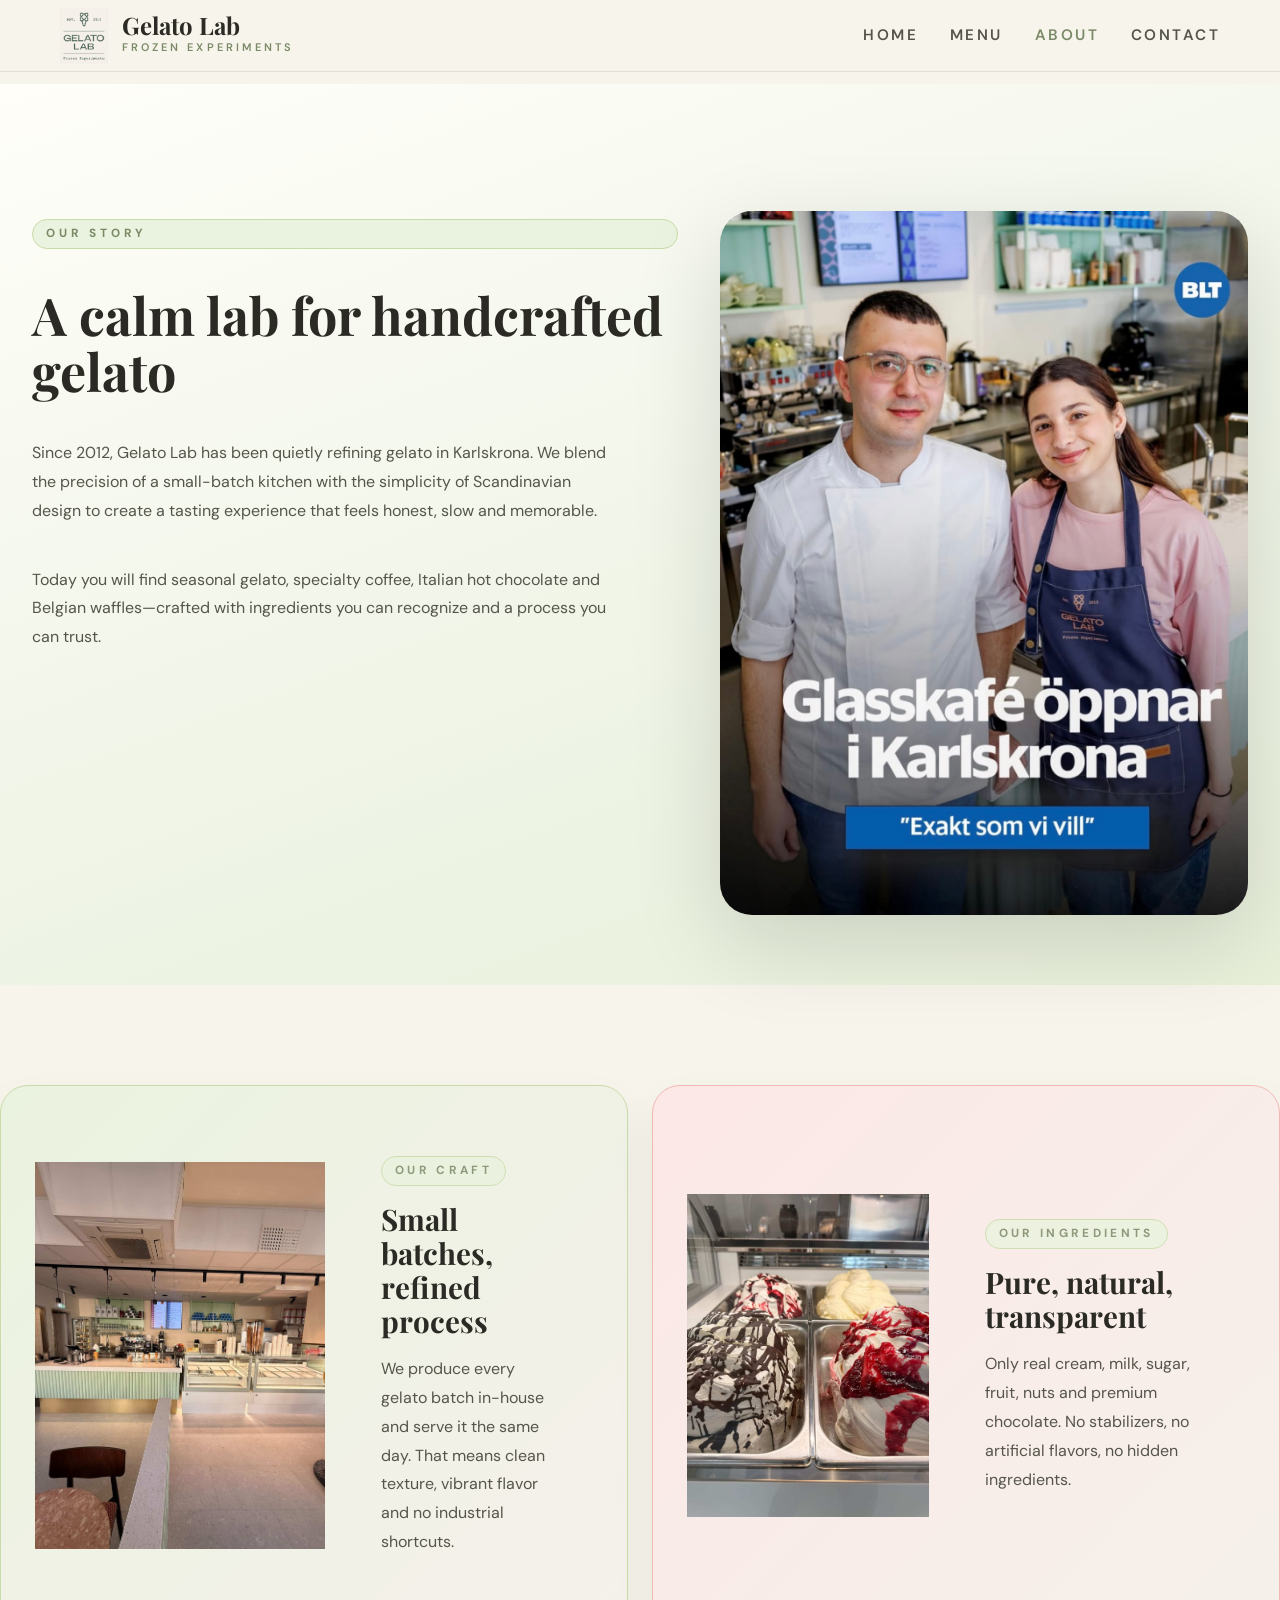
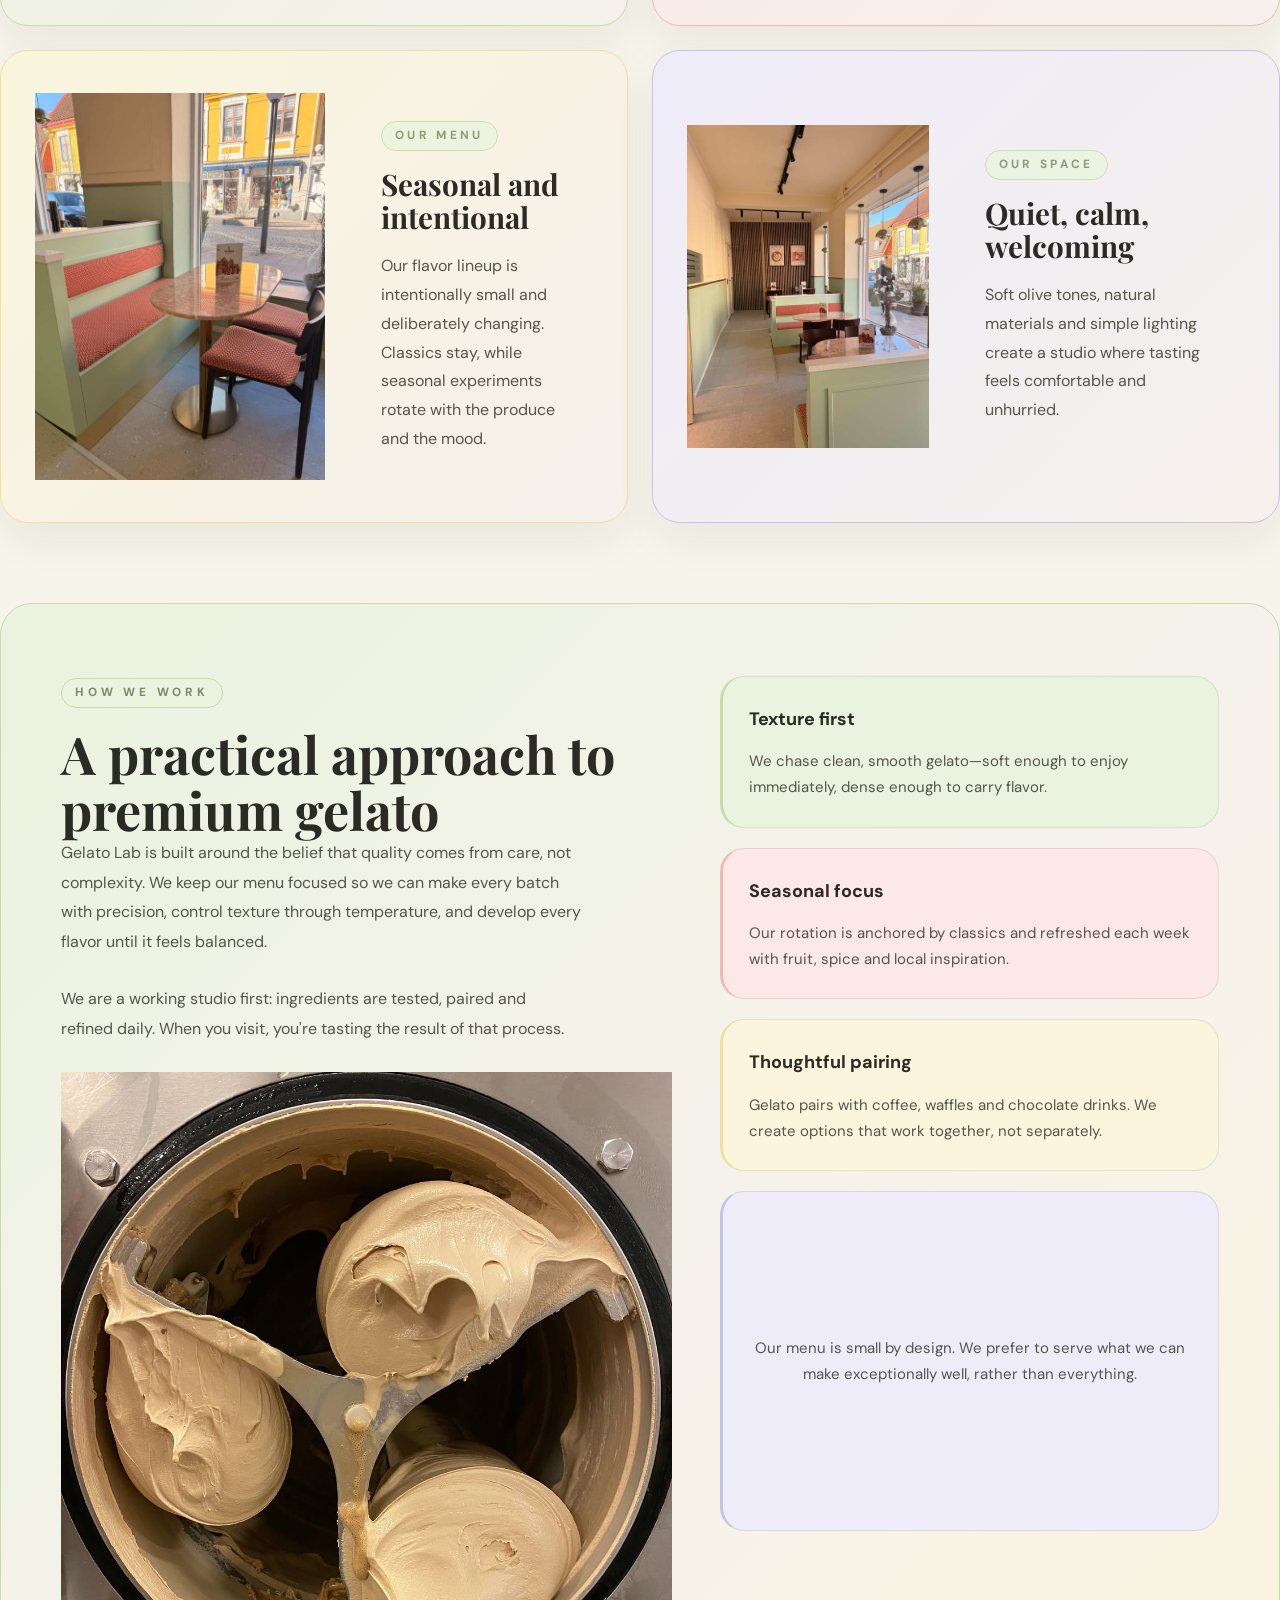
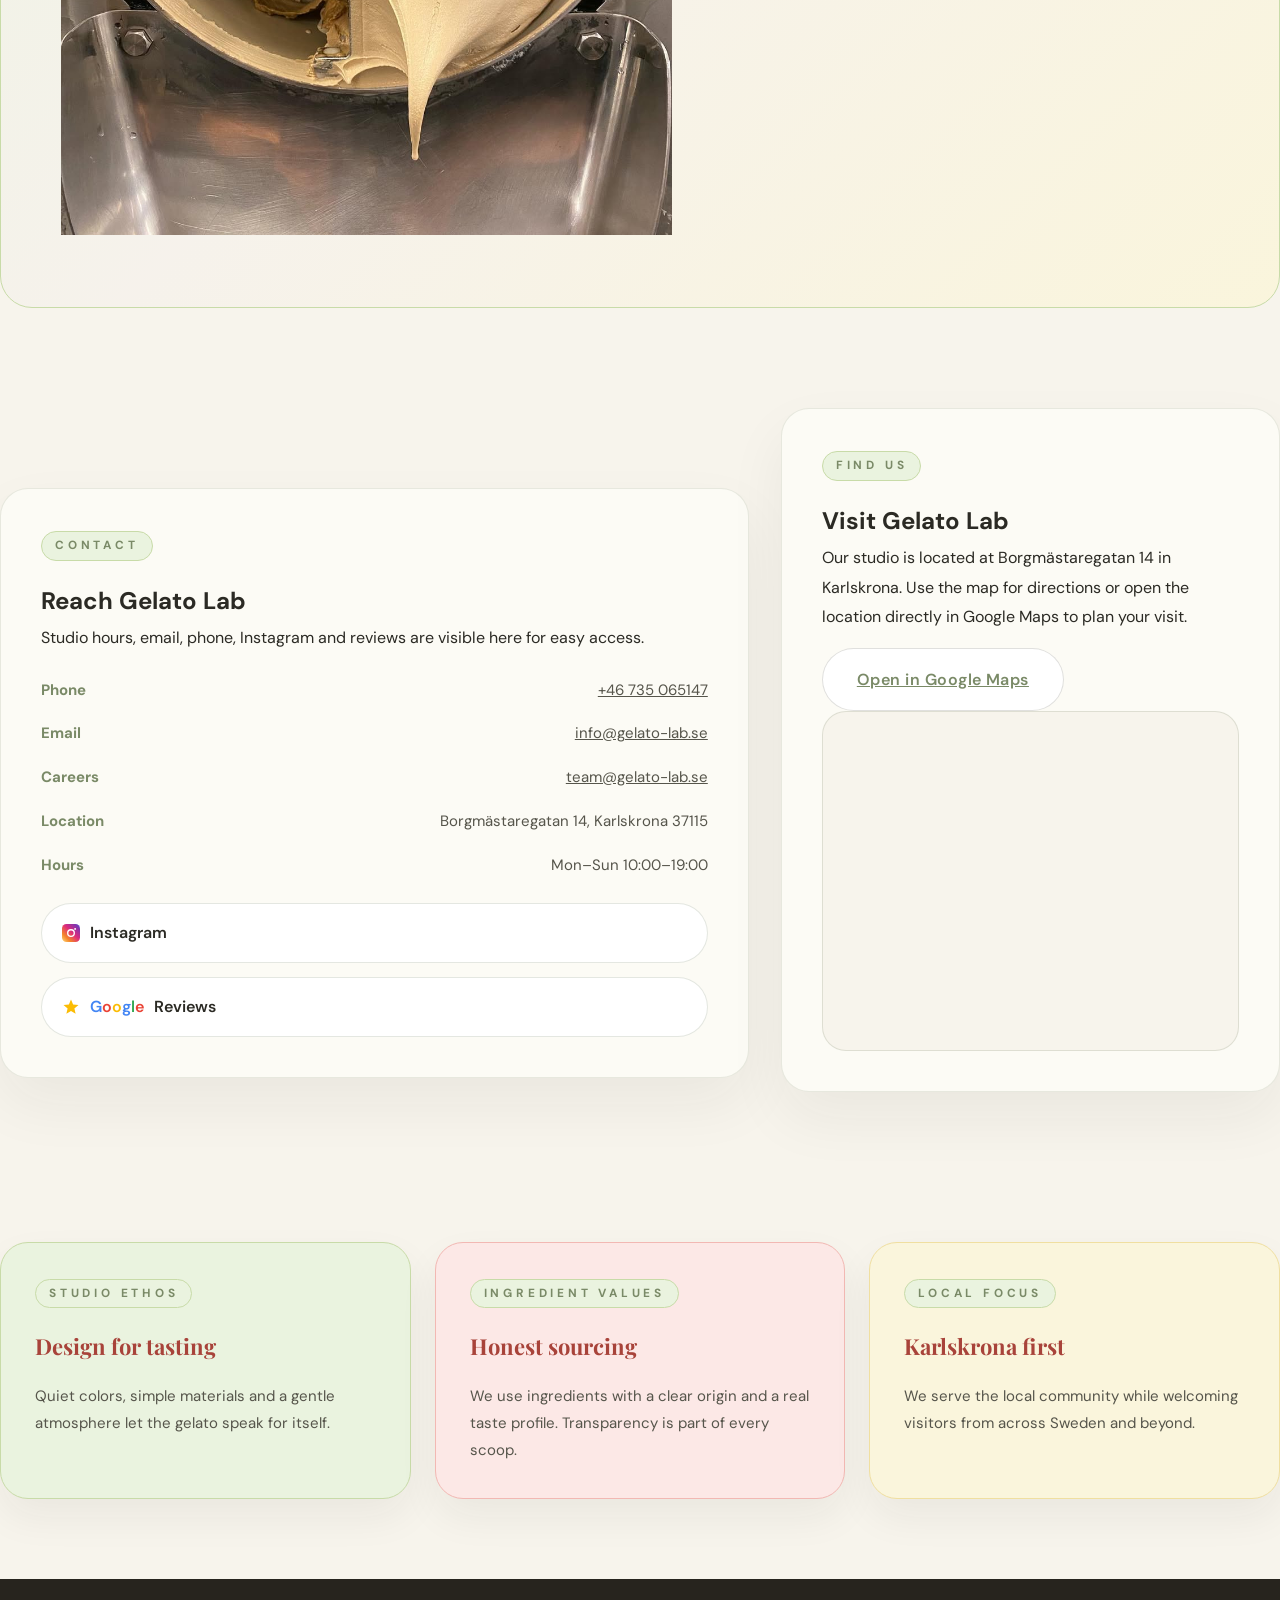
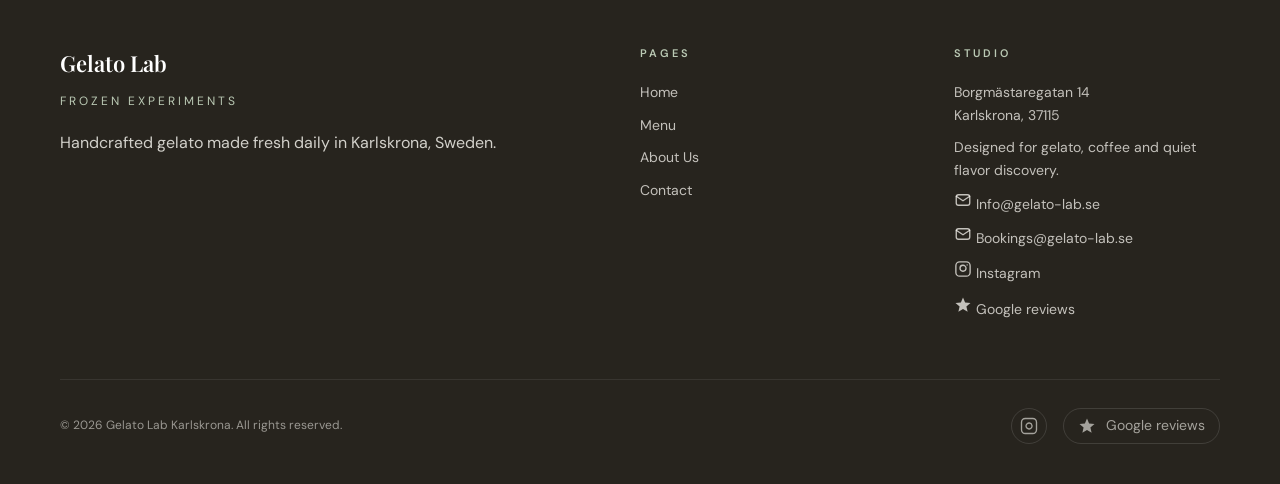
<file: about.html>
﻿<!DOCTYPE html>
<html lang="en">
<head>
  <meta charset="UTF-8">
  <meta name="viewport" content="width=device-width, initial-scale=1.0">
  <title>About — Gelato Lab Karlskrona</title>
  <meta name="description" content="About Gelato Lab Karlskrona — handcrafted gelato and seasonal flavor experiments in a calm Scandinavian studio.">
  <link rel="stylesheet" href="style.css">
</head>
<body>

<nav id="navbar">
  <a href="index.html" class="nav-logo">
    <img src="images/SnapInsta.to_659106997_18074643134551506_6275547762048214726_n.jpg" alt="Gelato Lab logo" class="nav-logo-image">
    <div>
      <div class="nav-logo-name">Gelato Lab</div>
      <div class="nav-logo-sub">Frozen Experiments</div>
    </div>
  </a>
  <div class="nav-links">
    <a href="index.html">Home</a>
    <a href="menu.html">Menu</a>
    <a href="about.html" class="active">About</a>
    <a href="about.html#contact">Contact</a>
  </div>
  <button class="hamburger" id="hamburger" aria-label="Menu">
    <span></span>
    <span></span>
    <span></span>
  </button>
</nav>

<div class="mobile-nav" id="mobileNav">
  <a href="index.html">Home</a>
  <a href="menu.html">Menu</a>
  <a href="about.html">About Us</a>
  <a href="about.html#contact">Contact</a>
</div>

<section class="page-hero page-wrapper">
  <div class="page-hero-grid">
    <div class="page-hero-copy">
      <div class="section-label">Our Story</div>
      <h1 class="section-title">A calm lab for handcrafted gelato</h1>
      <p>Since 2012, Gelato Lab has been quietly refining gelato in Karlskrona. We blend the precision of a small-batch kitchen with the simplicity of Scandinavian design to create a tasting experience that feels honest, slow and memorable.</p>
      <p class="page-hero-subtitle">Today you will find seasonal gelato, specialty coffee, Italian hot chocolate and Belgian waffles—crafted with ingredients you can recognize and a process you can trust.</p>
    </div>
    <div class="page-hero-media">
      <img src="images/Gelato Lab Karlskrona (@gelatolab_karlskrona) • Φωτογραφίες και βίντεο στο Instagram_files/659153234_18078002399551506_5171169523200007394_n.jpg" alt="Gelato Lab founders in the studio" />
    </div>
  </div>
</section>

<section class="page-wrapper about-feature-grid">
  <article class="feature-card">
    <div class="feature-photo">
      <img src="images/gelato-counter.jpg" alt="Gelato Lab counter with fresh gelato" />
    </div>
    <div class="feature-copy">
      <div class="section-label">Our craft</div>
      <h3>Small batches, refined process</h3>
      <p>We produce every gelato batch in-house and serve it the same day. That means clean texture, vibrant flavor and no industrial shortcuts.</p>
    </div>
  </article>
  <article class="feature-card">
    <div class="feature-photo">
      <img src="images/gelato-1.jpg" alt="Fresh gelato scoop from Gelato Lab" />
    </div>
    <div class="feature-copy">
      <div class="section-label">Our ingredients</div>
      <h3>Pure, natural, transparent</h3>
      <p>Only real cream, milk, sugar, fruit, nuts and premium chocolate. No stabilizers, no artificial flavors, no hidden ingredients.</p>
    </div>
  </article>
  <article class="feature-card">
    <div class="feature-photo">
      <img src="images/interior-3.jpg" alt="Gelato Lab menu and studio interior" />
    </div>
    <div class="feature-copy">
      <div class="section-label">Our menu</div>
      <h3>Seasonal and intentional</h3>
      <p>Our flavor lineup is intentionally small and deliberately changing. Classics stay, while seasonal experiments rotate with the produce and the mood.</p>
    </div>
  </article>
  <article class="feature-card">
    <div class="feature-photo">
      <img src="images/interior-1.jpg" alt="Gelato Lab interior with warm lighting" />
    </div>
    <div class="feature-copy">
      <div class="section-label">Our space</div>
      <h3>Quiet, calm, welcoming</h3>
      <p>Soft olive tones, natural materials and simple lighting create a studio where tasting feels comfortable and unhurried.</p>
    </div>
  </article>
</section>

<section class="page-wrapper visit">
  <div class="visit-grid">
    <div class="visit-text">
      <div class="section-label">How we work</div>
      <h2 class="section-title">A practical approach to premium gelato</h2>
      <p>Gelato Lab is built around the belief that quality comes from care, not complexity. We keep our menu focused so we can make every batch with precision, control texture through temperature, and develop every flavor until it feels balanced.</p>
      <p>We are a working studio first: ingredients are tested, paired and refined daily. When you visit, you're tasting the result of that process.</p>
      <div class="how-we-work-image">
        <img src="images/SnapInsta.to_621468457_18070999622408447_4140659916754461827_n.jpg" alt="Fresh gelato churned in the studio machine" />
      </div>
    </div>
    <div class="info-card">
      <div>
        <h3>Texture first</h3>
        <p>We chase clean, smooth gelato—soft enough to enjoy immediately, dense enough to carry flavor.</p>
      </div>
      <div>
        <h3>Seasonal focus</h3>
        <p>Our rotation is anchored by classics and refreshed each week with fruit, spice and local inspiration.</p>
      </div>
      <div>
        <h3>Thoughtful pairing</h3>
        <p>Gelato pairs with coffee, waffles and chocolate drinks. We create options that work together, not separately.</p>
      </div>
      <div class="map-slot">
        <p>Our menu is small by design. We prefer to serve what we can make exceptionally well, rather than everything.</p>
      </div>
    </div>
  </div>
</section>

<section id="contact" class="page-wrapper contact-summary">
  <div class="contact-summary-grid">
    <div class="contact-block">
      <div class="section-label">Contact</div>
      <h2>Reach Gelato Lab</h2>
      <p>Studio hours, email, phone, Instagram and reviews are visible here for easy access.</p>
      <div class="info-list">
        <div><strong>Phone</strong><span><a href="tel:+46735065147">+46 735 065147</a></span></div>
        <div><strong>Email</strong><span><a href="mailto:info@gelato-lab.se">info@gelato-lab.se</a></span></div>
        <div><strong>Careers</strong><span><a href="mailto:team@gelato-lab.se">team@gelato-lab.se</a></span></div>
        <div><strong>Location</strong><span>Borgmästaregatan 14, Karlskrona 37115</span></div>
        <div><strong>Hours</strong><span>Mon–Sun 10:00–19:00</span></div>
      </div>
      <div class="social-links">
        <a class="social-button" href="https://instagram.com/gelatolab_karlskrona" target="_blank" rel="noreferrer">
          <svg class="social-icon" viewBox="0 0 24 24" aria-hidden="true">
            <defs>
              <linearGradient id="igGradContact" x1="0%" y1="100%" x2="100%" y2="0%">
                <stop offset="0%" stop-color="#feda77"/>
                <stop offset="25%" stop-color="#f58529"/>
                <stop offset="55%" stop-color="#dd2a7b"/>
                <stop offset="85%" stop-color="#8134af"/>
                <stop offset="100%" stop-color="#515bd4"/>
              </linearGradient>
            </defs>
            <rect width="24" height="24" rx="6" fill="url(#igGradContact)"/>
            <circle cx="12" cy="12" r="4.4" fill="none" stroke="#fff" stroke-width="1.8"/>
            <circle cx="17.5" cy="6.5" r="1.3" fill="#fff"/>
          </svg>
          Instagram
        </a>
        <a class="social-button" href="https://www.google.com/search?sca_esv=a8a1df066fc05464&hl=el-GR&sxsrf=ANbL-n54ofU8lD_Y3WZA1Qxf8tGjYwjTgw:1779018287555&si=AL3DRZFIhG6pAqfNLal55wUTwygCG0fClF3UxiOmgw9Hq7nbWeLBuldpTzaCF23j_IvNpRYEe43wrkkYQDiz-3UOODNv6yL4XcpLDLP13R3rFXqVkMTZ8NvjpI8g5ELxMSGSnvg6WJ2iunuxoPZFOhYgMo0wwz9n5g%3D%3D&q=Gelato+Lab+%CE%9A%CF%81%CE%B9%CF%84%CE%B9%CE%BA%CE%AD%CF%82&sa=X&ved=2ahUKEwjxltDIn8CUAxVdhu4BHSkZDgAQ0bkNegQILRAF&biw=1912&bih=948&dpr=1" target="_blank" rel="noreferrer">
          <svg class="social-icon" viewBox="0 0 24 24" fill="#fbbc04" aria-hidden="true">
            <path d="M12 17.27L18.18 21l-1.64-7.03L22 9.24l-7.19-.62L12 2 9.19 8.62 2 9.24l5.46 4.73L5.82 21z" />
          </svg>
          <span class="g-text"><span>G</span><span>o</span><span>o</span><span>g</span><span>l</span><span>e</span></span> Reviews
        </a>
      </div>
    </div>
    <div class="visit-block">
      <div class="section-label">Find us</div>
      <h2>Visit Gelato Lab</h2>
      <p>Our studio is located at Borgmästaregatan 14 in Karlskrona. Use the map for directions or open the location directly in Google Maps to plan your visit.</p>
      <a class="btn-outline map-link" href="https://www.google.com/maps/search/?api=1&query=Borgm%C3%A4staregatan+14+Karlskrona" target="_blank" rel="noreferrer">Open in Google Maps</a>
      <div class="map-embed">
        <iframe src="https://www.google.com/maps?q=Borgm%C3%A4staregatan+14+Karlskrona&output=embed" loading="lazy" referrerpolicy="no-referrer-when-downgrade"></iframe>
      </div>
    </div>
  </div>
</section>

<section class="page-wrapper intro-grid">
  <article class="card">
    <div class="section-label">Studio ethos</div>
    <h3>Design for tasting</h3>
    <p>Quiet colors, simple materials and a gentle atmosphere let the gelato speak for itself.</p>
  </article>
  <article class="card">
    <div class="section-label">Ingredient values</div>
    <h3>Honest sourcing</h3>
    <p>We use ingredients with a clear origin and a real taste profile. Transparency is part of every scoop.</p>
  </article>
  <article class="card">
    <div class="section-label">Local focus</div>
    <h3>Karlskrona first</h3>
    <p>We serve the local community while welcoming visitors from across Sweden and beyond.</p>
  </article>
</section>


<footer>
  <div class="footer-grid page-wrapper">
    <div class="footer-brand">
      <div class="footer-logo-name">Gelato Lab</div>
      <div class="footer-slogan">Frozen Experiments</div>
      <p>Handcrafted gelato made fresh daily in Karlskrona, Sweden.</p>
    </div>
    <div class="footer-col">
      <h4>Pages</h4>
      <a href="index.html">Home</a>
      <a href="menu.html">Menu</a>
      <a href="about.html">About Us</a>
      <a href="about.html#contact">Contact</a>
    </div>
    <div class="footer-col">
      <h4>Studio</h4>
      <p>Borgmästaregatan 14<br>Karlskrona, 37115</p>
      <p>Designed for gelato, coffee and quiet flavor discovery.</p>
      <a class="footer-link" href="mailto:Info@gelato-lab.se">
        <svg viewBox="0 0 24 24" fill="none" stroke="currentColor" stroke-width="1.8" stroke-linecap="round" stroke-linejoin="round" aria-hidden="true">
          <rect x="3" y="5" width="18" height="14" rx="3" />
          <path d="M3 7l9 6 9-6" />
        </svg>
        Info@gelato-lab.se
      </a>
      <a class="footer-link" href="mailto:bookings@gelato-lab.se">
        <svg viewBox="0 0 24 24" fill="none" stroke="currentColor" stroke-width="1.8" stroke-linecap="round" stroke-linejoin="round" aria-hidden="true">
          <rect x="3" y="5" width="18" height="14" rx="3" />
          <path d="M3 7l9 6 9-6" />
        </svg>
        Bookings@gelato-lab.se
      </a>
      <a class="footer-link" href="https://instagram.com/gelatolab_karlskrona" target="_blank">
        <svg viewBox="0 0 24 24" fill="none" stroke="currentColor" stroke-width="1.8" stroke-linecap="round" stroke-linejoin="round" aria-hidden="true">
          <rect x="2.5" y="2.5" width="19" height="19" rx="5" />
          <path d="M16 11.37a4 4 0 1 1-4.37-4.37 4 4 0 0 1 4.37 4.37z" />
          <path d="M17.5 6.5h.01" />
        </svg>
        Instagram
      </a>
      <a class="footer-link" href="https://share.google/L7elpZVyy0P3SIsA5" target="_blank" style="margin-top:12px;">
        <svg viewBox="0 0 24 24" fill="currentColor" aria-hidden="true">
          <path d="M12 17.27L18.18 21l-1.64-7.03L22 9.24l-7.19-.62L12 2 9.19 8.62 2 9.24l5.46 4.73L5.82 21z" />
        </svg>
        Google reviews
      </a>
    </div>
  </div>
  <div class="footer-bottom page-wrapper">
    <span>© 2026 Gelato Lab Karlskrona. All rights reserved.</span>
    <div class="footer-social">
      <a href="https://instagram.com/gelatolab_karlskrona" target="_blank" aria-label="Instagram">
        <svg width="16" height="16" viewBox="0 0 24 24" fill="none" stroke="currentColor" stroke-width="1.8"><rect x="2" y="2" width="20" height="20" rx="5"/><path d="M16 11.37A4 4 0 1 1 12.63 8 4 4 0 0 1 16 11.37z"/><line x1="17.5" y1="6.5" x2="17.51" y2="6.5"/></svg>
      </a>
      <a class="footer-link" href="https://share.google/L7elpZVyy0P3SIsA5" target="_blank" aria-label="Google reviews">
        <svg width="16" height="16" viewBox="0 0 24 24" fill="currentColor" aria-hidden="true"><path d="M12 17.27L18.18 21l-1.64-7.03L22 9.24l-7.19-.62L12 2 9.19 8.62 2 9.24l5.46 4.73L5.82 21z"/></svg>
        <span>Google reviews</span>
      </a>
    </div>
  </div>
</footer>

<script>
  const navbar = document.getElementById('navbar');
  window.addEventListener('scroll', () => navbar.classList.toggle('scrolled', window.scrollY > 20));
  const hamburger = document.getElementById('hamburger');
  const mobileNav = document.getElementById('mobileNav');
  hamburger.addEventListener('click', () => {
    mobileNav.classList.toggle('open');
    hamburger.classList.toggle('open');
  });
</script>
</body>
</html>
</file>
<file: style.css>
﻿@import url('https://fonts.googleapis.com/css2?family=Playfair+Display:ital,wght@0,400;0,500;0,600;0,700;1,400;1,500&family=DM+Sans:wght@300;400;500;600&display=swap');

:root {
  --olive: #a8b899;
  --olive-dark: #7a8a67;
  --olive-soft: #dce4d4;
  --olive-pale: #eff3eb;
  --cream: #f5f0eb;
  --cream-soft: #ede8e2;
  --stone: #5f5a4d;
  --accent: #c75448;
  --accent-deep: #a8433a;
  --accent-soft: #f0d9ce;
  --text: #2b2a24;
  --text-mid: #56554b;
  --text-light: #7b7b72;
  --white: #fcfbf5;
  --shadow: rgba(41,38,33,0.08);
  --pistachio: #c8dba8;
  --pistachio-soft: #eaf3df;
  --strawberry: #f2b8b3;
  --strawberry-soft: #fce8e6;
  --lemon: #f0dfa0;
  --lemon-soft: #faf5dc;
  --blueberry: #c4c2e8;
  --blueberry-soft: #eeecf9;
}

* {
  margin: 0;
  padding: 0;
  box-sizing: border-box;
}

html {
  scroll-behavior: smooth;
}

body {
  min-height: 100vh;
  padding-top: 84px;
  font-family: 'DM Sans', sans-serif;
  font-size: 16px;
  line-height: 1.85;
  font-weight: 400;
  background: #f7f4ec;
  color: var(--text);
  overflow-x: hidden;
  -webkit-font-smoothing: antialiased;
  text-rendering: optimizeLegibility;
}

img {
  max-width: 100%;
  display: block;
}

a {
  color: inherit;
}

button,
a {
  font: inherit;
}

nav {
  position: fixed;
  top: 0;
  left: 0;
  right: 0;
  z-index: 100;
  background: rgba(247,244,236,0.94);
  backdrop-filter: blur(16px);
  -webkit-backdrop-filter: blur(16px);
  border-bottom: 1px solid rgba(107,124,89,0.16);
  padding: 0 60px;
  height: 72px;
  display: flex;
  align-items: center;
  justify-content: space-between;
  transition: box-shadow 0.3s ease;
}

nav.scrolled {
  box-shadow: 0 24px 60px rgba(41,38,33,0.08);
}

.nav-logo {
  display: flex;
  align-items: center;
  gap: 14px;
  text-decoration: none;
}

.nav-logo-image {
  height: 56px;
  width: auto;
}

.nav-logo-name {
  font-family: 'Playfair Display', serif;
  font-size: 24px;
  font-weight: 700;
  color: var(--text);
  line-height: 1;
}

.nav-logo-sub {
  font-size: 11px;
  letter-spacing: 0.28em;
  text-transform: uppercase;
  color: var(--olive-dark);
  font-weight: 600;
}

.nav-links {
  display: flex;
  align-items: center;
  gap: 32px;
}

.nav-links a {
  text-decoration: none;
  font-size: 0.95rem;
  color: var(--text-mid);
  font-weight: 600;
  letter-spacing: 0.16em;
  text-transform: uppercase;
  transition: color 0.2s ease;
}

.nav-links a.active,
.nav-links a:hover {
  color: var(--olive-dark);
}

.hamburger {
  display: none;
  background: none;
  border: none;
  cursor: pointer;
  flex-direction: column;
  align-items: flex-end;
  gap: 6px;
  padding: 10px;
}

.hamburger span {
  display: block;
  width: 24px;
  height: 1.5px;
  border-radius: 999px;
  background: var(--text);
  transition:
    transform 0.4s cubic-bezier(0.22, 1, 0.36, 1),
    width 0.3s ease,
    opacity 0.3s ease;
  transform-origin: center;
}

.hamburger span:nth-child(2) {
  width: 18px;
}

.hamburger:hover span:nth-child(2) {
  width: 24px;
}

.hamburger.open span:nth-child(1) {
  transform: translateY(7.5px) rotate(45deg);
  width: 24px;
}

.hamburger.open span:nth-child(2) {
  opacity: 0;
  width: 0;
}

.hamburger.open span:nth-child(3) {
  transform: translateY(-7.5px) rotate(-45deg);
}

.mobile-nav {
  display: none;
  position: fixed;
  top: 72px;
  left: 0;
  right: 0;
  background: rgba(247,244,236,0.98);
  border-bottom: 1px solid rgba(107,124,89,0.18);
  padding: 22px 28px;
  flex-direction: column;
  gap: 18px;
  z-index: 99;
}

.mobile-nav a {
  font-size: 16px;
  color: var(--text-mid);
  text-decoration: none;
  font-weight: 600;
  padding: 10px 0;
  border-bottom: 1px solid rgba(238,242,232,0.8);
}

.mobile-nav.open {
  display: flex;
}

.section-label {
  font-size: 0.74rem;
  letter-spacing: 0.32em;
  text-transform: uppercase;
  color: var(--olive-dark);
  font-weight: 700;
  margin-bottom: 18px;
}

.section-title {
  font-family: 'Playfair Display', serif;
  font-size: clamp(36px, 5vw, 52px);
  color: var(--text);
  font-weight: 700;
  line-height: 1.08;
  margin: 0;
}

.section-title em {
  font-style: italic;
  color: var(--olive-dark);
}

.page-wrapper {
  width: 100%;
  max-width: 100%;
  margin: 0;
  padding: 0;
}

.hero-split {
  display: grid;
  grid-template-columns: 1fr 320px 1fr;
  min-height: calc(100vh - 84px);
  margin-bottom: 72px;
  background: linear-gradient(160deg, #fffef9 0%, #f0f5e8 55%, #e8f0da 100%);
}

.hero-orbit-divider {
  display: flex;
  flex-direction: column;
  align-items: center;
  justify-content: flex-start;
  gap: 36px;
  padding: 20px;
  padding-top: 10px;
  position: relative;
}

.hero-mid-logo {
  width: clamp(225px, 21vw, 300px);
  height: auto;
  display: block;
  margin-bottom: 18px;
  object-fit: contain;
  filter: drop-shadow(0 6px 22px rgba(46,61,37,0.18))
          drop-shadow(0 2px 6px rgba(46,61,37,0.1));
  animation: fadeUp 1.1s cubic-bezier(0.22, 1, 0.36, 1) both;
  animation-delay: 0.05s;
  transition: transform 0.5s cubic-bezier(0.22, 1, 0.36, 1), filter 0.4s ease;
}

.hero-mid-logo:hover {
  transform: translateY(-2px) scale(1.02);
  filter: drop-shadow(0 10px 28px rgba(46,61,37,0.24))
          drop-shadow(0 3px 8px rgba(46,61,37,0.14));
}

.hero-mid-logo-wrap {
  display: flex;
  align-items: center;
  justify-content: center;
  gap: 24px;
}

.hero-mid-logo-rule {
  display: block;
  width: 110px;
  height: 1.5px;
  background: linear-gradient(to right, transparent 0%, rgba(122, 138, 103, 0.7) 100%);
}

.hero-mid-logo-rule + .hero-mid-logo + .hero-mid-logo-rule {
  background: linear-gradient(to right, rgba(122, 138, 103, 0.7) 0%, transparent 100%);
}

@media (max-width: 720px) {
  .hero-mid-logo-rule {
    width: 70px;
  }
  .hero-mid-logo-wrap {
    gap: 14px;
  }
}

.hero-orbit-divider::before {
  content: '';
  position: absolute;
  top: calc(50px + clamp(225px, 21vw, 300px) + 24px);
  bottom: 40px;
  left: 50%;
  width: 1px;
  background: linear-gradient(to bottom, transparent, rgba(168,184,153,0.4) 8%, rgba(168,184,153,0.4) 94%, transparent);
  z-index: 0;
}

.orbit-circle {
  width: 74px;
  height: 74px;
  border-radius: 50%;
  object-fit: cover;
  object-position: center;
  border: 3px solid #fff;
  filter: brightness(1.02) contrast(1.04) saturate(0.96);
  box-shadow:
    0 0 0 1.5px rgba(168,184,153,0.55),
    0 1px 2px rgba(46,61,37,0.05),
    0 4px 10px rgba(46,61,37,0.08),
    0 12px 28px rgba(46,61,37,0.14),
    0 24px 48px rgba(46,61,37,0.06);
  transition:
    scale 0.4s cubic-bezier(0.22, 1, 0.36, 1),
    box-shadow 0.4s ease,
    filter 0.4s ease;
  position: relative;
  z-index: 1;
  cursor: pointer;
  animation: orbitFloat 6s ease-in-out infinite;
}

.orbit-circle:nth-child(2) { animation-delay: -0.75s; }
.orbit-circle:nth-child(3) { animation-delay: -1.5s; }
.orbit-circle:nth-child(4) { animation-delay: -2.25s; }
.orbit-circle:nth-child(5) { animation-delay: -3s; }
.orbit-circle:nth-child(6) { animation-delay: -3.75s; }
.orbit-circle:nth-child(7) { animation-delay: -4.5s; }
.orbit-circle:nth-child(8) { animation-delay: -5.25s; }

@keyframes orbitFloat {
  0%, 100% { translate: 0 0; }
  50%      { translate: 0 -7px; }
}

.orbit-circle:hover {
  scale: 1.1;
  filter: brightness(1.05) contrast(1.06) saturate(1);
  box-shadow:
    0 0 0 2px var(--olive-dark),
    0 2px 4px rgba(46,61,37,0.08),
    0 8px 16px rgba(46,61,37,0.12),
    0 18px 38px rgba(46,61,37,0.22),
    0 30px 56px rgba(46,61,37,0.1);
}

/* β”€β”€ Photo modal / lightbox β”€β”€β”€β”€β”€β”€β”€β”€β”€β”€β”€β”€β”€β”€β”€β”€β”€β”€β”€β”€β”€β”€β”€β”€β”€β”€β”€β”€β”€β”€β”€β”€β”€β”€β”€β”€ */
.photo-modal {
  position: fixed;
  inset: 0;
  z-index: 1000;
  display: none;
  align-items: center;
  justify-content: center;
  padding: 40px;
}

.photo-modal.open {
  display: flex;
  animation: photoFade 0.25s ease;
}

@keyframes photoFade {
  from { opacity: 0; }
  to { opacity: 1; }
}

.photo-modal-backdrop {
  position: absolute;
  inset: 0;
  background: rgba(20, 25, 18, 0.86);
  backdrop-filter: blur(10px);
  -webkit-backdrop-filter: blur(10px);
  cursor: pointer;
}

.photo-modal-close {
  position: absolute;
  top: 24px;
  right: 24px;
  width: 46px;
  height: 46px;
  border-radius: 50%;
  background: rgba(255, 255, 255, 0.12);
  border: 1.5px solid rgba(255, 255, 255, 0.32);
  color: #fff;
  display: flex;
  align-items: center;
  justify-content: center;
  cursor: pointer;
  z-index: 2;
  padding: 0;
  transition: background 0.2s, border-color 0.2s, transform 0.2s;
}

.photo-modal-close:hover {
  background: rgba(255, 255, 255, 0.22);
  border-color: rgba(255, 255, 255, 0.5);
  transform: rotate(90deg);
}

.photo-modal-nav {
  position: absolute;
  top: 50%;
  transform: translateY(-50%);
  width: 48px;
  height: 48px;
  border-radius: 50%;
  background: rgba(255, 255, 255, 0.12);
  border: 1.5px solid rgba(255, 255, 255, 0.32);
  color: #fff;
  display: flex;
  align-items: center;
  justify-content: center;
  cursor: pointer;
  z-index: 2;
  padding: 0;
  transition: background 0.25s, border-color 0.25s, transform 0.3s cubic-bezier(0.22, 1, 0.36, 1);
}

.photo-modal-prev { left: 24px; }
.photo-modal-next { right: 24px; }

.photo-modal-nav:hover {
  background: rgba(255, 255, 255, 0.24);
  border-color: rgba(255, 255, 255, 0.55);
}

.photo-modal-prev:hover { transform: translateY(-50%) translateX(-3px); }
.photo-modal-next:hover { transform: translateY(-50%) translateX(3px); }

@media (max-width: 600px) {
  .photo-modal-nav {
    width: 40px;
    height: 40px;
  }
  .photo-modal-prev { left: 10px; }
  .photo-modal-next { right: 10px; }
}

.photo-modal-img {
  position: relative;
  max-width: 92vw;
  max-height: 86vh;
  object-fit: contain;
  border-radius: 16px;
  box-shadow: 0 32px 80px rgba(0, 0, 0, 0.55);
  z-index: 1;
  animation: photoZoom 0.32s cubic-bezier(0.34, 1.56, 0.64, 1);
}

@keyframes photoZoom {
  from { transform: scale(0.92); opacity: 0; }
  to   { transform: scale(1); opacity: 1; }
}

.orbit-circle:hover {
  transform: scale(1.08);
  box-shadow:
    0 0 0 2px var(--olive-dark),
    0 18px 38px rgba(46,61,37,0.25),
    0 2px 6px rgba(0,0,0,0.1);
}

.hero-split-copy {
  display: flex;
  flex-direction: column;
  justify-content: center;
  gap: 22px;
  padding: 48px 64px 56px;
  background: linear-gradient(160deg, #fffef9 0%, #f0f5e8 55%, #e8f0da 100%);
  min-width: 0;
}

.hero-split-logo {
  width: 260px;
  height: auto;
  display: block;
}

.hero-split-text {
  display: flex;
  flex-direction: column;
  gap: 28px;
}

.hero-split-copy h1 {
  font-family: 'Playfair Display', serif;
  font-size: clamp(2.125rem, 2.975vw, 3.4rem);
  font-weight: 500;
  line-height: 1.12;
  letter-spacing: -0.022em;
  color: #4a5a4a;
  margin: 0;
  text-wrap: balance;
  animation: fadeUp 0.9s cubic-bezier(0.22, 1, 0.36, 1) both;
  animation-delay: 0.05s;
}

.hero-split-copy h1 em {
  font-style: italic;
  font-weight: 400;
  color: var(--olive);
  opacity: 0.85;
}

.hero-heritage {
  font-family: 'Playfair Display', serif;
  font-style: italic;
  font-size: 1.02rem;
  font-weight: 400;
  color: var(--olive-dark);
  letter-spacing: 0.005em;
  margin: -6px 0 0;
  opacity: 0.88;
  animation: fadeUp 0.9s cubic-bezier(0.22, 1, 0.36, 1) both;
  animation-delay: 0.08s;
}

.hero-split-copy p {
  font-size: 1.12rem;
  font-weight: 400;
  color: var(--olive-dark);
  max-width: 52ch;
  line-height: 1.85;
  margin: 0;
  opacity: 1;
  animation: fadeUp 0.9s cubic-bezier(0.22, 1, 0.36, 1) both;
  animation-delay: 0.18s;
}

.hero-split-copy p + p {
  margin-top: 20px;
  animation-delay: 0.26s;
}

.hero-split-copy p em {
  font-style: italic;
  font-weight: 500;
  color: var(--olive-dark);
  opacity: 1;
}

.hero-split-actions {
  animation: fadeUp 0.9s cubic-bezier(0.22, 1, 0.36, 1) both;
  animation-delay: 0.28s;
}

@keyframes fadeUp {
  from { opacity: 0; transform: translateY(20px); }
  to   { opacity: 1; transform: translateY(0); }
}

@media (prefers-reduced-motion: reduce) {
  .hero-split-copy h1,
  .hero-split-copy p,
  .hero-split-actions {
    animation: none !important;
  }
  .orbit-circle {
    animation: none !important;
  }
}

.hero-split-actions {
  display: flex;
  flex-wrap: wrap;
  gap: 14px;
  align-items: center;
}

/* === PRIMARY — filled olive pill with arrow-in-circle badge === */
.btn-hero-primary {
  display: inline-flex;
  align-items: center;
  gap: 14px;
  padding: 10px 12px 10px 30px;
  text-decoration: none;
  font-family: 'DM Sans', sans-serif;
  font-weight: 600;
  font-size: 0.84rem;
  letter-spacing: 0.18em;
  text-transform: uppercase;
  color: #fff;
  background:
    radial-gradient(130% 100% at 0% 0%, rgba(255,255,255,0.18) 0%, rgba(255,255,255,0) 55%),
    linear-gradient(135deg, #2e3d25 0%, #4f6244 100%);
  border: 1px solid rgba(46,61,37,0.55);
  border-radius: 999px;
  box-shadow:
    inset 0 1px 0 rgba(255,255,255,0.18),
    0 10px 28px rgba(46,61,37,0.32),
    0 2px 6px rgba(0,0,0,0.10);
  transition:
    transform 0.35s cubic-bezier(0.22, 1, 0.36, 1),
    box-shadow 0.35s ease;
}

.btn-hero-primary-label {
  position: relative;
  top: 0.5px;
}

.btn-hero-primary-arrow {
  display: inline-flex;
  align-items: center;
  justify-content: center;
  width: 36px;
  height: 36px;
  border-radius: 50%;
  background: rgba(255,255,255,0.16);
  transition: background 0.3s ease, transform 0.35s cubic-bezier(0.22, 1, 0.36, 1);
}

.btn-hero-primary-arrow svg {
  flex-shrink: 0;
}

.btn-hero-primary:hover {
  transform: translateY(-3px);
  box-shadow:
    inset 0 1px 0 rgba(255,255,255,0.22),
    0 18px 44px rgba(46,61,37,0.42),
    0 4px 10px rgba(0,0,0,0.14);
}

.btn-hero-primary:hover .btn-hero-primary-arrow {
  background: rgba(255,255,255,0.30);
  transform: translateX(4px);
}

.btn-hero-primary:active {
  transform: translateY(-1px);
}

/* === SECONDARY — outline pill that fills from the left on hover === */
.btn-hero-outline {
  position: relative;
  display: inline-flex;
  align-items: center;
  padding: 16px 30px;
  text-decoration: none;
  font-family: 'DM Sans', sans-serif;
  font-weight: 600;
  font-size: 0.82rem;
  letter-spacing: 0.2em;
  text-transform: uppercase;
  color: var(--olive-dark);
  background: transparent;
  border: 1.5px solid rgba(122,138,103,0.55);
  border-radius: 999px;
  overflow: hidden;
  isolation: isolate;
  transition:
    color 0.3s ease,
    border-color 0.3s ease,
    transform 0.35s cubic-bezier(0.22, 1, 0.36, 1);
}

.btn-hero-outline::before {
  content: '';
  position: absolute;
  inset: 0;
  background: var(--olive-dark);
  transform: scaleX(0);
  transform-origin: left center;
  transition: transform 0.45s cubic-bezier(0.65, 0, 0.35, 1);
  z-index: -1;
}

.btn-hero-outline > span {
  position: relative;
  z-index: 1;
}

.btn-hero-outline:hover {
  color: #fff;
  border-color: var(--olive-dark);
  transform: translateY(-2px);
}

.btn-hero-outline:hover::before {
  transform: scaleX(1);
}

.btn-hero-outline:active {
  transform: translateY(0);
}

/* === TERTIARY — text link with leading dot + animated underline === */
.btn-hero-text {
  position: relative;
  display: inline-flex;
  align-items: center;
  gap: 12px;
  padding: 16px 6px;
  margin-left: 8px;
  text-decoration: none;
  font-family: 'DM Sans', sans-serif;
  font-weight: 600;
  font-size: 0.82rem;
  letter-spacing: 0.22em;
  text-transform: uppercase;
  color: var(--text);
  background: transparent;
  border: 0;
  transition: color 0.3s ease;
}

.btn-hero-text-dot {
  display: inline-block;
  width: 7px;
  height: 7px;
  border-radius: 50%;
  background: var(--olive-dark);
  transition: transform 0.35s cubic-bezier(0.22, 1, 0.36, 1), background 0.3s ease;
}

.btn-hero-text::after {
  content: '';
  position: absolute;
  left: 25px;
  right: 6px;
  bottom: 11px;
  height: 1px;
  background: var(--olive-dark);
  transform: scaleX(0);
  transform-origin: left;
  transition: transform 0.4s cubic-bezier(0.22, 1, 0.36, 1);
}

.btn-hero-text:hover {
  color: var(--olive-dark);
}

.btn-hero-text:hover::after {
  transform: scaleX(1);
}

.btn-hero-text:hover .btn-hero-text-dot {
  transform: scale(1.5);
}

.hero-info-divider {
  width: 48px;
  height: 2px;
  background: var(--olive-soft);
  border-radius: 2px;
  margin: 4px 0;
}

.hero-rating {
  display: flex;
  align-items: center;
  gap: 6px;
  text-decoration: none;
  font-size: 0.92rem;
  color: var(--text-mid);
}

.hero-rating-stars {
  color: #e8a020;
  font-size: 0.95rem;
  letter-spacing: 1px;
}

.hero-rating-score {
  font-weight: 700;
  color: var(--text);
}

.hero-rating-count {
  color: var(--text-light);
}

/* Google brand-colored letters */
.g-text {
  font-weight: 600;
  letter-spacing: -0.005em;
}
.g-text > span:nth-child(1) { color: #4285F4; } /* G */
.g-text > span:nth-child(2) { color: #EA4335; } /* o */
.g-text > span:nth-child(3) { color: #FBBC05; } /* o */
.g-text > span:nth-child(4) { color: #4285F4; } /* g */
.g-text > span:nth-child(5) { color: #34A853; } /* l */
.g-text > span:nth-child(6) { color: #EA4335; } /* e */

.hero-chips {
  display: flex;
  flex-wrap: wrap;
  gap: 8px;
}

.hero-chip {
  display: inline-flex;
  align-items: center;
  padding: 5px 14px;
  border-radius: 999px;
  border: 1px solid transparent;
  background: var(--pistachio-soft);
  font-size: 0.8rem;
  font-weight: 600;
  color: var(--text-mid);
  letter-spacing: 0.02em;
}

.hero-chip:nth-child(2) { background: var(--strawberry-soft); border-color: var(--strawberry); }
.hero-chip:nth-child(3) { background: var(--lemon-soft); border-color: var(--lemon); }
.hero-chip:nth-child(1) { background: var(--pistachio-soft); border-color: var(--pistachio); }
.hero-chip:nth-child(4) { background: var(--blueberry-soft); border-color: var(--blueberry); }
}

.hero-store-info {
  display: flex;
  flex-direction: column;
  gap: 0;
  padding: 6px 0;
  border-top: 1px solid rgba(168,184,153,0.22);
  border-bottom: 1px solid rgba(168,184,153,0.22);
}

.hero-store-row {
  display: flex;
  align-items: center;
  gap: 14px;
  padding: 11px 2px;
  font-size: 0.94rem;
  color: var(--text);
  font-weight: 500;
  letter-spacing: -0.005em;
}

.hero-store-row + .hero-store-row {
  border-top: 1px solid rgba(168,184,153,0.13);
}

.hero-store-row svg {
  flex-shrink: 0;
  width: 32px;
  height: 32px;
  box-sizing: border-box;
  transition: background 0.25s ease, color 0.25s ease, transform 0.25s ease;
}

.hero-store-note {
  margin-left: auto;
  font-size: 0.72rem;
  font-weight: 600;
  color: var(--olive-dark);
  letter-spacing: 0.02em;
  opacity: 0.85;
}

.hero-store-row:hover svg {
  transform: scale(1.08);
}

.hero-store-row a {
  color: var(--text);
  text-decoration: none;
  font-weight: 500;
  transition: color 0.2s;
}

.hero-store-row a:hover {
  color: var(--olive-dark);
}

.hero-features {
  display: grid;
  grid-template-columns: 1fr 1fr;
  gap: 10px;
}

.hero-feature-item {
  display: inline-flex;
  align-items: center;
  gap: 9px;
  font-size: 0.85rem;
  color: var(--text);
  font-weight: 600;
  padding: 8px 14px;
  background: rgba(255,255,255,0.7);
  border: 1px solid rgba(168,184,153,0.32);
  border-radius: 999px;
  letter-spacing: -0.005em;
  box-shadow: 0 1px 2px rgba(46,61,37,0.04);
  transition: transform 0.25s ease, background 0.25s ease, box-shadow 0.25s ease;
}

.hero-feature-item:hover {
  transform: translateY(-2px);
  background: #fff;
  box-shadow:
    0 2px 4px rgba(46,61,37,0.06),
    0 8px 18px rgba(46,61,37,0.08);
}

.hero-feature-dot {
  width: 8px;
  height: 8px;
  border-radius: 50%;
  background: var(--pistachio);
  flex-shrink: 0;
  box-shadow: 0 0 0 2px rgba(200,219,168,0.45);
}

.hero-feature-item:nth-child(2) .hero-feature-dot { background: var(--strawberry); }
.hero-feature-item:nth-child(3) .hero-feature-dot { background: var(--lemon); }
.hero-feature-item:nth-child(4) .hero-feature-dot { background: var(--blueberry); }

.hero-photo-grid {
  display: grid;
  grid-template-columns: 1fr 1fr;
  gap: 12px;
  margin-top: 4px;
}

.hero-photo-tile {
  position: relative;
  display: block;
  width: 100%;
  padding: 0;
  font: inherit;
  color: inherit;
  cursor: pointer;
  aspect-ratio: 1 / 1;
  overflow: hidden;
  border-radius: 14px;
  border: 1px solid rgba(168,184,153,0.45);
  background: var(--pistachio-soft);
  box-shadow:
    0 1px 2px rgba(46,61,37,0.05),
    0 6px 18px rgba(46,61,37,0.08);
  transition:
    transform 0.4s cubic-bezier(0.22, 1, 0.36, 1),
    box-shadow 0.4s ease,
    border-color 0.3s ease;
}

.hero-photo-tile img {
  width: 100%;
  height: 100%;
  object-fit: cover;
  display: block;
  transition: transform 0.6s cubic-bezier(0.22, 1, 0.36, 1), filter 0.4s ease;
  filter: saturate(0.96) brightness(1.02);
}

.hero-photo-tile:hover {
  transform: translateY(-3px);
  border-color: rgba(168,184,153,0.85);
  box-shadow:
    0 2px 4px rgba(46,61,37,0.06),
    0 16px 36px rgba(46,61,37,0.16);
}

.hero-photo-tile:hover img {
  transform: scale(1.04);
  filter: saturate(1.05) brightness(1.04);
}

@media (max-width: 768px) {
  .hero-photo-grid {
    gap: 10px;
  }
  .hero-photo-tile {
    border-radius: 12px;
  }
}

.hero-reviews {
  margin-top: 28px;
  border-top: 1px solid rgba(168,184,153,0.25);
  padding-top: 18px;
  position: relative;
  overflow: hidden;
  padding-bottom: 4px;
}

.hero-rating--inline {
  display: flex;
  align-items: center;
  gap: 6px;
  margin-bottom: 14px;
  text-decoration: none;
}

.hero-reviews-track {
  display: flex;
  transition: transform 0.6s cubic-bezier(0.4, 0, 0.2, 1);
  cursor: grab;
  user-select: none;
  -webkit-user-select: none;
}

.hero-reviews-track:active {
  cursor: grabbing;
}

.hero-review-slide {
  min-width: 100%;
  display: flex;
  flex-direction: column;
  gap: 10px;
  background: rgba(255,255,255,0.72);
  border: 1px solid rgba(200,219,168,0.4);
  border-radius: 16px;
  padding: 18px 20px 16px;
  position: relative;
  box-shadow: 0 2px 16px rgba(120,138,103,0.07);
}

.hero-review-slide::before {
  content: '\201C';
  position: absolute;
  top: -6px;
  left: 16px;
  font-family: 'Playfair Display', serif;
  font-size: 4rem;
  line-height: 1;
  color: var(--pistachio);
  opacity: 0.6;
  pointer-events: none;
}

.hero-review-stars {
  color: #e8a020;
  font-size: 0.88rem;
  letter-spacing: 2px;
}

.hero-review-text {
  font-size: 0.88rem;
  color: #000;
  line-height: 1.7;
  font-style: italic;
  margin: 0;
  padding-top: 4px;
}

.hero-review-translated {
  display: block;
  font-size: 0.66rem;
  font-weight: 400;
  color: var(--text-mid);
  letter-spacing: 0.02em;
  font-style: italic;
  opacity: 0.5;
  margin-top: -4px;
}

.hero-review-author {
  display: flex;
  align-items: center;
  gap: 10px;
  font-size: 0.78rem;
  color: var(--text);
  font-weight: 600;
  letter-spacing: 0.03em;
}

.hero-review-avatar {
  display: inline-flex;
  align-items: center;
  justify-content: center;
  width: 28px;
  height: 28px;
  border-radius: 50%;
  color: #fff;
  font-size: 0.82rem;
  font-weight: 700;
  letter-spacing: 0;
  flex-shrink: 0;
  text-transform: uppercase;
  font-family: 'Inter', sans-serif;
  line-height: 1;
}

.hero-review-arrow {
  position: absolute;
  top: calc(50% + 14px);
  transform: translateY(-50%);
  width: 30px;
  height: 30px;
  border-radius: 50%;
  border: 1px solid rgba(168,184,153,0.3);
  background: rgba(255,255,255,0.55);
  color: var(--olive-dark);
  display: flex;
  align-items: center;
  justify-content: center;
  cursor: pointer;
  z-index: 5;
  opacity: 0.4;
  padding: 0;
  transition: opacity 0.2s, background 0.2s, border-color 0.2s, transform 0.2s;
}

.hero-review-arrow:hover {
  opacity: 1;
  background: rgba(255,255,255,0.92);
  border-color: var(--olive);
  transform: translateY(-50%) scale(1.05);
}

.hero-review-arrow--prev { left: 4px; }
.hero-review-arrow--next { right: 4px; }

@media (max-width: 768px) {
  .hero-review-arrow { display: none; }
}


.hero-review-dot {
  width: 5px;
  height: 5px;
  border-radius: 50%;
  background: var(--olive-soft);
  transition: background 0.3s, transform 0.3s;
  cursor: default;
}

.hero-review-dot.active {
  background: var(--olive-dark);
  transform: scale(1.3);
}

.hero-review-dots {
  margin-top: 14px;
}

.hero-review-btn {
  background: none;
  border: 1px solid rgba(168,184,153,0.4);
  border-radius: 50%;
  width: 28px;
  height: 28px;
  display: flex;
  align-items: center;
  justify-content: center;
  cursor: pointer;
  color: var(--text-mid);
  font-size: 0.85rem;
  transition: border-color 0.2s, color 0.2s, background 0.2s;
  flex-shrink: 0;
  padding: 0;
}

.hero-review-btn:hover {
  border-color: var(--olive-dark);
  color: var(--text);
  background: var(--olive-pale);
}

.hero-review-dots {
  display: flex;
  gap: 6px;
  flex: 1;
}

.hero-split-media {
  overflow: hidden;
}

.hero-split-media img {
  width: 100%;
  height: 100%;
  object-fit: cover;
  display: block;
}


.hero-visual {
  margin: 24px auto 72px;
  width: 100%;
  padding: 0 32px;
}

.hero-visual-grid {
  display: grid;
  grid-template-columns: 1.4fr 1fr 1fr;
  gap: 24px;
  min-height: 520px;
}

.page-hero-grid {
  display: grid;
  grid-template-columns: minmax(0, 1.1fr) minmax(0, 0.9fr);
  align-items: start;
  gap: 42px;
  max-width: 1280px;
  margin: 0 auto;
  padding: 0 32px;
}

.page-hero-copy {
  display: grid;
  gap: 20px;
  padding-top: 8px;
}

.page-hero-media {
  width: 100%;
  border-radius: 32px;
  overflow: hidden;
  box-shadow: 0 28px 90px rgba(0, 0, 0, 0.14);
  min-height: 420px;
}

.page-hero-media img {
  width: 100%;
  height: 100%;
  object-fit: cover;
  display: block;
}

@media (max-width: 980px) {
  .page-hero-grid {
    grid-template-columns: 1fr;
    gap: 24px;
    padding: 0 24px;
  }

  .page-hero-media {
    min-height: 300px;
  }
}

@media (max-width: 980px) {
  .page-hero-media {
    aspect-ratio: 4 / 3;
  }
}

.hero-panel {
  position: relative;
  overflow: hidden;
  border-radius: 32px;
  min-height: 520px;
  display: flex;
  align-items: flex-end;
  box-shadow: 0 32px 96px rgba(0, 0, 0, 0.14);
}

.hero-panel-large {
  min-height: 720px;
}

.hero-panel-hero {
  min-height: unset;
  display: block;
}

.hero-panel-hero .hero-main-img {
  position: static;
  width: 100%;
  height: auto;
  object-fit: unset;
  transform: none !important;
}

.hero-panel-hero .hero-panel-overlay {
  position: absolute;
  inset: 0;
  height: auto;
  justify-content: space-between;
  background: linear-gradient(180deg, rgba(18,22,18,0.42) 0%, rgba(18,22,18,0.02) 35%, rgba(18,22,18,0.60) 70%, rgba(18,22,18,0.96) 100%);
}

.hero-logo-overlay {
  width: 36px;
  height: auto;
  display: block;
  filter: brightness(0) invert(1);
  opacity: 0.85;
}

.hero-panel img {
  position: absolute;
  inset: 0;
  width: 100%;
  height: 100%;
  object-fit: cover;
  transition: transform 0.55s ease;
}

.hero-panel:hover img,
.hero-panel:focus-within img {
  transform: scale(1.05);
}

.hero-panel-overlay {
  position: relative;
  z-index: 1;
  width: 100%;
  height: 100%;
  display: flex;
  flex-direction: column;
  justify-content: flex-end;
  padding: 48px;
  background: linear-gradient(180deg, rgba(18, 22, 18, 0.04) 0%, rgba(18, 22, 18, 0.62) 38%, rgba(18, 22, 18, 0.98) 100%);
}

.hero-panel-overlay .section-label,
.hero-panel-overlay h2,
.hero-panel-overlay h1,
.hero-panel-overlay p {
  position: relative;
  z-index: 2;
  color: #fff;
}

.hero-panel-overlay .section-label {
  color: rgba(255, 255, 255, 0.9);
  letter-spacing: 0.32em;
  text-transform: uppercase;
  font-size: 0.82rem;
  margin-bottom: 18px;
  display: inline-block;
}

.hero-panel-overlay h1,
.hero-panel-overlay h2 {
  margin: 0;
  letter-spacing: -0.05em;
}

.hero-panel-overlay h1 {
  font-family: 'Playfair Display', serif;
  font-size: clamp(3rem, 4vw, 4.2rem);
  font-weight: 700;
  line-height: 1.04;
  margin-bottom: 18px;
}

.hero-panel-overlay h2 {
  font-family: 'Playfair Display', serif;
  font-size: clamp(2rem, 2.7vw, 2.4rem);
  font-weight: 700;
  margin-bottom: 14px;
}

.hero-panel-overlay p {
  margin: 0;
  max-width: 44ch;
  line-height: 1.9;
  color: rgba(255, 255, 255, 0.9);
  font-size: 1rem;
}

.hero-panel-actions {
  display: flex;
  flex-wrap: wrap;
  gap: 18px;
  margin-top: 24px;
  align-items: center;
  justify-content: flex-start;
}

.hero-action {
  display: inline-flex;
  align-items: center;
  justify-content: center;
  padding: 14px 30px;
  border-radius: 999px;
  background: rgba(255, 255, 255, 0.96);
  color: var(--text);
  font-weight: 700;
  font-size: 0.95rem;
  letter-spacing: 0.1em;
  text-transform: uppercase;
  text-decoration: none;
  box-shadow: 0 14px 32px rgba(0, 0, 0, 0.12);
  transition: transform 0.2s ease, box-shadow 0.2s ease, background 0.2s ease;
}

.hero-action:hover,
.hero-action:focus-visible {
  transform: translateY(-1px);
  box-shadow: 0 18px 42px rgba(0, 0, 0, 0.18);
}

.hero-action.ghost {
  background: rgba(255, 255, 255, 0.18);
  color: #fff;
  border: 1px solid rgba(255, 255, 255, 0.28);
}

.hero-action.ghost:hover,
.hero-action.ghost:focus-visible {
  background: rgba(255, 255, 255, 0.28);
}

.feature-strip {
  display: grid;
  grid-template-columns: repeat(3, minmax(0, 1fr));
  gap: 24px;
  max-width: 1280px;
  margin: 60px auto 84px;
  padding: 0 32px;
}

.feature-card {
  background: rgba(255, 255, 255, 0.96);
  border: 1px solid rgba(158, 171, 148, 0.22);
  border-radius: 28px;
  padding: 34px;
  box-shadow: 0 18px 42px rgba(27, 26, 24, 0.08);
}

.feature-card .section-label {
  display: block;
  color: var(--olive-dark);
  opacity: 0.84;
  letter-spacing: 0.28em;
  margin-bottom: 16px;
}

.feature-card h3 {
  font-family: 'Playfair Display', serif;
  font-size: 1.85rem;
  margin-bottom: 16px;
  line-height: 1.14;
  color: var(--text);
}

.feature-card p {
  color: var(--text-mid);
  line-height: 1.8;
  font-size: 1rem;
  margin: 0;
}

@media (max-width: 1120px) {
  .hero-gallery-grid {
    grid-template-columns: 1fr;
    grid-template-rows: auto;
  }

  .hero-card.large,
  .hero-card.wide {
    min-height: 360px;
  }

  .hero-card-overlay {
    padding: 30px;
  }

  .feature-strip {
    grid-template-columns: 1fr;
    padding: 0 24px;
  }
}

@media (max-width: 680px) {
  .hero-gallery {
    padding: 0 18px;
  }

  .hero-card-overlay h1 {
    font-size: 2.6rem;
  }

  .hero-card-overlay h2 {
    font-size: 1.8rem;
  }

  .hero-card-overlay p,
  .feature-card p {
    font-size: 0.98rem;
  }
}

.gallery-showcase,
.showcase-grid,
.showcase-item,
.showcase-item img,
.showcase-item.large,
.showcase-item.tall,
.showcase-item.wide {
  display: none;
}

.our-lab-video {
  position: relative;
  border-radius: 28px;
  overflow: hidden;
  box-shadow: 0 28px 80px rgba(41,38,33,0.14);
  min-height: 420px;
  aspect-ratio: 16 / 9;
  background: #000;
  line-height: 0;
  font-size: 0;
}

.our-lab-video video {
  width: 100%;
  height: 100%;
  object-fit: cover;
  display: block;
}


/* Quality Blocks */
.quick-highlights,
.quality-blocks {
  display: grid;
  grid-template-columns: repeat(3, 1fr);
  gap: 28px;
  margin: 80px auto;
}

.quick-highlights {
  margin: 60px auto;
}

.quick-highlights .highlight-card,
.quality-block {
  background: rgba(255,255,255,0.95);
  border: 1px solid rgba(168,184,153,0.18);
  border-radius: 24px;
  padding: 36px 32px;
  text-align: center;
  transition: box-shadow 0.3s ease, transform 0.3s ease;
}

.quick-highlights .highlight-card:hover,
.quality-block:hover {
  transform: translateY(-4px);
  box-shadow: 0 16px 48px rgba(41,38,33,0.08);
}

.quick-highlights .highlight-card h3,
.quality-block h3 {
  font-family: 'Playfair Display', serif;
  font-size: 24px;
  margin: 0 0 18px;
  color: var(--text);
  letter-spacing: -0.01em;
}

.quick-highlights .highlight-card p,
.quality-block p {
  color: var(--text-mid);
  line-height: 1.8;
  font-size: 16px;
  margin: 0;
}

.quality-block:hover {
  transform: translateY(-4px);
  box-shadow: 0 16px 48px rgba(41,38,33,0.08);
}

.quality-block h3 {
  font-family: 'Playfair Display', serif;
  font-size: 26px;
  margin: 0 0 16px;
  color: var(--text);
  letter-spacing: -0.01em;
}

.quality-block p {
  color: var(--text-mid);
  line-height: 1.8;
  font-size: 16px;
  margin: 0;
}

.hero-features {
  display: grid;
  grid-template-columns: repeat(2, minmax(0, 1fr));
  gap: 14px;
  margin-top: 28px;
}

.hero-feature {
  background: linear-gradient(135deg, rgba(168,184,153,0.08) 0%, rgba(199,84,72,0.06) 100%);
  border: 1px solid rgba(199,84,72,0.15);
  border-radius: 20px;
  padding: 18px 20px;
}

.hero-feature strong {
  display: block;
  color: var(--accent);
  margin-bottom: 8px;
  font-size: 14px;
  font-weight: 600;
}

.hero-feature span {
  font-size: 14px;
  color: var(--text-mid);
  line-height: 1.7;
}

.btn-primary,
.btn-outline {
  display: inline-flex;
  align-items: center;
  justify-content: center;
  padding: 16px 34px;
  border-radius: 999px;
  text-decoration: none;
  font-weight: 600;
  letter-spacing: 0.03em;
  transition: transform 0.2s ease, background 0.2s ease, color 0.2s ease;
}

.btn-primary {
  background: var(--accent);
  color: var(--white);
}

.btn-primary:hover {
  transform: translateY(-2px);
  background: var(--accent-deep);
}

.btn-outline {
  border: 1px solid rgba(86,85,75,0.18);
  background: rgba(255,255,255,0.92);
  color: var(--text);
}

.btn-outline:hover {
  transform: translateY(-2px);
  background: rgba(238,242,232,0.95);
}

.hero-meta {
  display: grid;
  grid-template-columns: repeat(2, minmax(0, 1fr));
  gap: 18px;
  margin-top: 40px;
}

.hero-meta div {
  border-radius: 20px;
  border: 1px solid rgba(107,124,89,0.18);
  background: rgba(255,255,255,0.9);
  padding: 20px 22px;
  color: var(--text-mid);
  font-size: 14px;
  line-height: 1.8;
}

.hero-meta strong {
  display: block;
  color: var(--olive-dark);
  margin-bottom: 6px;
  font-weight: 700;
}

.hero-social {
  display: grid;
  gap: 14px;
  margin-top: 24px;
}

.social-button {
  display: inline-flex;
  align-items: center;
  gap: 10px;
  padding: 14px 20px;
  border-radius: 999px;
  border: 1px solid rgba(107,124,89,0.18);
  background: rgba(255,255,255,0.92);
  color: var(--text);
  text-decoration: none;
  font-weight: 600;
  transition: transform 0.2s ease, background 0.2s ease;
}

.social-button:hover {
  transform: translateY(-1px);
  background: rgba(238,242,232,0.95);
}

.social-button svg,
.footer-social a svg,
.footer-link svg,
.inline-icon svg {
  width: 18px;
  height: 18px;
}

.social-icon,
.inline-icon {
  display: inline-flex;
  align-items: center;
  justify-content: center;
  color: var(--olive-dark);
}

.contact-line {
  display: flex;
  align-items: flex-start;
  gap: 12px;
  margin: 14px 0;
}

.contact-line strong {
  display: inline-block;
  min-width: 80px;
  color: var(--olive-dark);
}

.footer-link {
  display: flex;
  align-items: center;
  gap: 10px;
  color: inherit;
  text-decoration: none;
}

.footer-link svg {
  flex-shrink: 0;
}

.contact-block {
  margin: 80px 0 64px;
}

.contact-grid {
  display: grid;
  grid-template-columns: 1.05fr 0.95fr;
  gap: 36px;
  align-items: start;
  margin-top: 48px;
}

.contact-summary {
  margin: 100px 0 80px;
}

.contact-summary-grid {
  display: grid;
  grid-template-columns: 1.2fr 0.8fr;
  gap: 32px;
  align-items: start;
}

.contact-summary .contact-block,
.contact-summary .visit-block {
  background: var(--white);
  border: 1px solid rgba(107,124,89,0.15);
  border-radius: 28px;
  padding: 40px;
  box-shadow: 0 26px 60px rgba(41,38,33,0.06);
}

.contact-summary .info-list {
  display: grid;
  gap: 16px;
  margin-top: 24px;
}

.contact-summary .info-list div {
  display: flex;
  justify-content: space-between;
  gap: 16px;
  color: var(--text-mid);
  font-size: 15px;
}

.contact-summary .info-list strong {
  color: var(--olive-dark);
}

.quick-links {
  display: flex;
  flex-wrap: wrap;
  gap: 14px;
  margin: 26px 0 12px;
}

.quick-links .btn-outline {
  white-space: nowrap;
}

.review-note {
  color: var(--text-mid);
  line-height: 1.8;
  margin-top: 18px;
}

.contact-card {
  background: var(--white);
  border: 1px solid rgba(107,124,89,0.15);
  border-radius: 28px;
  padding: 40px;
  box-shadow: 0 26px 60px rgba(41,38,33,0.06);
}

.contact-card p {
  color: var(--text-mid);
  line-height: 1.85;
  font-size: 15px;
  margin-bottom: 18px;
}

.contact-card a {
  color: var(--olive-dark);
  text-decoration: none;
  font-weight: 600;
}

.contact-card a:hover {
  text-decoration: underline;
}

.social-links {
  display: grid;
  gap: 14px;
  margin-top: 24px;
}

.map-card {
  border-radius: 28px;
  overflow: hidden;
  box-shadow: 0 26px 60px rgba(41,38,33,0.08);
  min-height: 420px;
  background: #f7f4ec;
}

.map-card iframe {
  width: 100%;
  height: 100%;
  border: 0;
}



.photo-gallery.highlight-photos {
  margin: 48px 0 80px;
}

.photo-grid {
  display: grid;
  grid-template-columns: repeat(12, minmax(0, 1fr));
  grid-auto-rows: minmax(200px, auto);
  gap: 18px;
}

.photo-card {
  border-radius: 28px;
  overflow: hidden;
  box-shadow: 0 32px 80px rgba(41,38,33,0.10);
  background: #f5f0eb;
  transition: transform 0.25s ease;
}

.photo-card img {
  width: 100%;
  height: 100%;
  object-fit: cover;
  display: block;
}

.photo-card.large {
  grid-column: span 7;
  grid-row: span 2;
  min-height: 540px;
}

.photo-card.tall {
  grid-column: span 5;
  grid-row: span 2;
  min-height: 540px;
}

.photo-card.wide {
  grid-column: span 12;
  min-height: 320px;
}

.photo-card:hover {
  transform: translateY(-3px);
}

.about-photo img {
  width: 100%;
  height: 100%;
  object-fit: cover;
  display: block;
}

.intro-grid {
  display: grid;
  grid-template-columns: repeat(3, minmax(0, 1fr));
  gap: 24px;
  margin: 100px 0 80px;
}

.about-feature-grid {
  display: grid;
  grid-template-columns: repeat(2, minmax(0, 1fr));
  gap: 24px;
  margin: 100px 0 80px;
}

.feature-card {
  display: grid;
  grid-template-columns: 1fr 1.2fr;
  gap: 26px;
  background: linear-gradient(135deg, rgba(245,240,235,0.88) 0%, rgba(168,184,153,0.25) 100%);
  border: 1px solid rgba(168,184,153,0.15);
  border-radius: 28px;
  overflow: hidden;
  box-shadow: 0 18px 40px rgba(41,38,33,0.06);
  align-items: center;
}

.feature-card:nth-child(odd) {
  grid-template-columns: 1.2fr 1fr;
}

.feature-photo {
  min-height: 240px;
  overflow: hidden;
}

.feature-photo img {
  width: 100%;
  height: 100%;
  object-fit: cover;
  display: block;
}

.feature-copy {
  padding: 34px 30px;
}

.feature-copy .section-label {
  display: inline-flex;
  margin-bottom: 16px;
}

.feature-copy h3 {
  margin-top: 0;
  margin-bottom: 18px;
}

.feature-copy p {
  color: var(--text-mid);
  line-height: 1.8;
}

.card {
  background: linear-gradient(135deg, rgba(245,240,235,0.8) 0%, rgba(168,184,153,0.2) 100%);
  border: 1px solid rgba(168,184,153,0.15);
  border-radius: 28px;
  padding: 34px;
  box-shadow: 0 18px 40px rgba(41,38,33,0.06);
}

.card h3 {
  font-family: 'Playfair Display', serif;
  font-size: 22px;
  margin-bottom: 16px;
  color: var(--accent-deep);
}

.card p {
  color: var(--text-mid);
  line-height: 1.8;
  font-size: 15px;
}

.about-teaser {
  display: grid;
  grid-template-columns: 1fr 1fr;
  gap: 42px;
  align-items: center;
  margin-bottom: 100px;
}

.about-teaser-text {
  background: linear-gradient(135deg, rgba(245,240,235,0.6) 0%, rgba(220,228,212,0.2) 100%);
  border-left: 6px solid var(--accent);
  padding: 42px 40px;
  border-radius: 20px;
}

.about-teaser-text .section-label {
  color: var(--accent);
}

.about-photos {
  display: grid;
  grid-template-columns: 1fr 1fr;
  grid-template-rows: 1fr 1fr;
  gap: 18px;
}

.about-photo {
  height: 220px;
  border-radius: 24px;
  overflow: hidden;
  background-size: cover;
  background-position: center;
  box-shadow: 0 24px 60px rgba(41,38,33,0.08);
}

.about-photo.large {
  grid-row: span 2;
  min-height: 460px;
}

.about-photos .photo-1 {
  background-image: url('images/interior-1.jpg');
}

.about-photos .photo-2 {
  background-image: url('images/gelato-counter.jpg');
}

.about-photos .photo-3 {
  background-image: url('images/interior-3.jpg');
}

.about-teaser-text p {
  color: var(--text-mid);
  line-height: 1.85;
  font-size: 16px;
  margin-bottom: 24px;
}

.visit {
  background: linear-gradient(135deg, rgba(220,228,212,0.2) 0%, rgba(240,217,206,0.15) 100%);
  border-radius: 32px;
  padding: 72px 60px;
  margin-bottom: 100px;
  border: 1px solid rgba(199,84,72,0.1);
}

.contact-section {
  background: linear-gradient(135deg, rgba(168,184,153,0.25) 0%, rgba(245,240,235,0.3) 50%, rgba(199,84,72,0.1) 100%);
  border-radius: 32px;
  padding: 72px 60px;
  margin-bottom: 100px;
  border: 2px solid rgba(168,184,153,0.3);
  box-shadow: 0 24px 60px rgba(168,184,153,0.15);
}

.contact-section .section-label {
  color: var(--olive-dark);
}

.contact-section .section-title {
  color: var(--text);
}

.contact-section .contact-line strong {
  color: var(--olive-dark);
}

.contact-section .info-card {
  background: rgba(245,240,235,0.9);
  border: 1px solid rgba(168,184,153,0.2);
}

.our-lab-section {
  background: #243228;
  padding: 100px 0;
  margin-bottom: 100px;
  color: #fff;
}

.our-lab-inner {
  max-width: none;
  margin: 0;
  display: flex;
  flex-direction: column;
  gap: 72px;
}

.our-lab-split {
  display: grid;
  grid-template-columns: 1fr 130px 1fr;
  grid-template-rows: auto auto 1fr;
  gap: 0;
  align-items: start;
}

.lab-eyebrow {
  grid-column: 1;
  grid-row: 1;
  padding: 0 64px;
  margin-bottom: 16px;
}

.our-lab-header {
  grid-column: 1;
  grid-row: 2;
  padding: 0 64px;
  margin-bottom: 32px;
  min-width: 0;
}

.our-lab-body {
  grid-column: 1;
  grid-row: 3;
  display: flex;
  flex-direction: column;
  gap: 36px;
  padding: 0 64px;
  min-width: 0;
}

.our-lab-video-col {
  grid-column: 3;
  grid-row: 2 / span 2;
  align-self: start;
  display: flex;
  align-items: flex-start;
  justify-content: center;
}

.lab-divider {
  grid-column: 2;
  grid-row: 1 / -1;
  align-self: stretch;
  position: relative;
  min-height: 100%;
  width: 100%;
  display: flex;
  flex-direction: column;
  align-items: center;
  justify-content: center;
  gap: 70px;
  padding: 40px 0;
}

.lab-divider .orbit-circle {
  border: 3px solid var(--olive);
  box-shadow:
    0 2px 4px rgba(0,0,0,0.18),
    0 8px 20px rgba(0,0,0,0.28),
    0 22px 48px rgba(0,0,0,0.22);
}

.lab-divider .orbit-circle:hover {
  border-color: var(--olive-dark);
  box-shadow:
    0 4px 8px rgba(0,0,0,0.22),
    0 12px 26px rgba(0,0,0,0.36),
    0 28px 56px rgba(0,0,0,0.3);
}

.lab-divider::before {
  content: '';
  position: absolute;
  top: 40px;
  bottom: 40px;
  left: 50%;
  transform: translateX(-50%);
  width: 1px;
  background: linear-gradient(to bottom,
    transparent,
    var(--pistachio) 8%,
    var(--pistachio) 92%,
    transparent);
  opacity: 0.7;
  z-index: 0;
}

@media (max-width: 768px) {
  .lab-divider {
    display: none;
  }
}

.our-lab-video-frame {
  position: relative;
  height: calc(130vh - 130px);
  aspect-ratio: 9 / 16;
  max-width: 100%;
  border-radius: 24px;
  overflow: hidden;
  border: 2px solid rgba(168,184,153,0.25);
  box-shadow:
    0 0 0 5px rgba(200,219,168,0.1),
    0 32px 80px rgba(0,0,0,0.45);
  background: transparent;
}

.our-lab-video-frame video {
  width: 100%;
  height: 100%;
  object-fit: contain;
  display: block;
  pointer-events: none;
  user-select: none;
  -webkit-user-select: none;
}

.our-lab-top {
  display: grid;
  grid-template-columns: 1fr 1fr;
  gap: 72px;
  align-items: center;
}

.our-lab-label {
  font-size: 0.78rem;
  font-weight: 700;
  letter-spacing: 0.28em;
  text-transform: uppercase;
  color: var(--olive);
  margin-bottom: 20px;
}

.our-lab-heading h2 {
  font-family: 'Playfair Display', serif;
  font-size: clamp(2.6rem, 4vw, 4rem);
  font-weight: 700;
  line-height: 1.08;
  letter-spacing: -0.03em;
  color: #fff;
  margin-bottom: 24px;
}

.our-lab-heading p {
  color: rgba(255,255,255,0.65);
  font-size: 1.05rem;
  line-height: 1.85;
  max-width: 48ch;
}

.our-lab-stats {
  display: grid;
  grid-template-columns: 1fr 1fr;
  gap: 2px;
  background: rgba(255,255,255,0.06);
  border-radius: 20px;
  overflow: hidden;
}

.our-lab-stat {
  display: flex;
  flex-direction: column;
  gap: 6px;
  padding: 36px 32px;
  background: rgba(255,255,255,0.04);
}

.our-lab-stat strong {
  font-family: 'Playfair Display', serif;
  font-size: 2.6rem;
  font-weight: 700;
  color: #fff;
  line-height: 1;
}

.our-lab-stat span {
  font-size: 0.85rem;
  color: rgba(255,255,255,0.5);
  text-transform: uppercase;
  letter-spacing: 0.1em;
}

.our-lab-video-wrap {
  border-radius: 24px;
  overflow: hidden;
  box-shadow: 0 40px 100px rgba(0,0,0,0.4);
  aspect-ratio: 16 / 7;
  background: #000;
}

.our-lab-video-wrap video {
  width: 100%;
  height: 100%;
  object-fit: cover;
  display: block;
  pointer-events: none;
  user-select: none;
  -webkit-user-select: none;
}

.our-lab-pillars {
  display: grid;
  grid-template-columns: 1fr;
  gap: 2px;
  background: rgba(255,255,255,0.06);
  border-radius: 20px;
  overflow: hidden;
}

.our-lab-pillar {
  padding: 40px 36px;
  background: rgba(255,255,255,0.04);
}

.our-lab-pillar strong {
  display: block;
  font-size: 1.05rem;
  font-weight: 700;
  color: #fff;
  margin-bottom: 12px;
}

.our-lab-pillar p {
  color: rgba(255,255,255,0.55);
  font-size: 0.92rem;
  line-height: 1.75;
  margin: 0;
}

.our-lab-photos {
  display: grid;
  grid-template-columns: repeat(3, 1fr);
  gap: 16px;
  max-width: 1320px;
  margin: 0 auto;
  padding: 0 64px;
  width: 100%;
}

.our-lab-photos img {
  width: 100%;
  aspect-ratio: 4 / 3;
  object-fit: cover;
  border-radius: 16px;
  display: block;
}

.visit-grid {
  display: grid;
  grid-template-columns: 1.1fr 0.9fr;
  gap: 48px;
  align-items: start;
}

.visit-text p {
  color: var(--text-mid);
  font-size: 16px;
  line-height: 1.85;
  max-width: 520px;
  margin-bottom: 28px;
}

.info-card {
  display: grid;
  gap: 20px;
}

.info-card div {
  background: var(--white);
  border: 1px solid rgba(107,124,89,0.16);
  border-radius: 24px;
  padding: 26px;
}

.info-card h3 {
  font-size: 18px;
  margin-bottom: 12px;
  color: var(--text);
}

.info-card p {
  color: var(--text-mid);
  font-size: 15px;
  line-height: 1.75;
}

.map-slot {
  min-height: 340px;
  border-radius: 24px;
  padding: 28px;
  border: 1px solid rgba(107,124,89,0.18);
  background: linear-gradient(180deg, rgba(238,242,232,0.7), rgba(255,255,255,0.9));
  display: grid;
  place-items: center;
  color: var(--olive-dark);
  text-align: center;
  font-size: 15px;
  line-height: 1.75;
}

.map-embed {
  width: 100%;
  min-height: 340px;
  border-radius: 24px;
  overflow: hidden;
  border: 1px solid rgba(107,124,89,0.18);
  background: #f7f4ec;
}

.map-embed iframe {
  width: 100%;
  height: 100%;
  border: 0;
}

.map-link {
  display: inline-block;
  margin-top: 16px;
  color: var(--olive-dark);
  text-decoration: underline;
}

.page-hero {
  padding: 127px 0 70px;
  background: var(--cream);
}

.page-hero p {
  margin-top: 20px;
  max-width: 580px;
  color: var(--text-mid);
  font-size: 16px;
  line-height: 1.8;
}

.menu-body {
  max-width: 1600px;
  margin: 0 auto 60px;
  padding: 0 24px 40px;
}

.menu-scan-grid {
  display: grid;
  grid-template-columns: repeat(3, minmax(340px, 1fr));
  gap: 32px;
  margin-top: 28px;
}

.menu-scan {
  display: flex;
  flex-direction: column;
  border-radius: 32px;
  border: 1px solid rgba(168,184,153,0.16);
  background: linear-gradient(135deg, rgba(245,240,235,0.88) 0%, rgba(168,184,153,0.18) 100%);
  box-shadow: 0 26px 58px rgba(41,38,33,0.08);
  overflow: hidden;
  padding: 40px 32px;
  min-height: calc(100vh - 180px);
  transition: transform 0.25s ease, box-shadow 0.25s ease, border-color 0.25s ease;
  border: 1px solid rgba(168,184,153,0.15);
}

.menu-scan:hover {
  transform: translateY(-4px);
  box-shadow: 0 28px 60px rgba(199,84,72,0.12);
  border-color: rgba(199,84,72,0.3);
}

.menu-scan h2 {
  font-family: 'Playfair Display', serif;
  font-size: 26px;
  margin: 0 0 18px 0;
  color: var(--text);
  line-height: 1.04;
}

.menu-scan p {
  color: var(--text-mid);
  font-size: 13px;
  margin-bottom: 20px;
}

.menu-thumbnail {
  width: 100%;
  flex: 1;
  min-height: 48vh;
  object-fit: cover;
  border-radius: 16px;
  display: block;
  background: #f7f4ec;
  transition: transform 0.25s ease;
}

.menu-scan:hover .menu-thumbnail {
  transform: scale(1.02);
}

/* Menu Modal Styles */
.menu-modal {
  display: none;
  position: fixed;
  top: 0;
  left: 0;
  right: 0;
  bottom: 0;
  background: rgba(41,38,33,0.5);
  backdrop-filter: blur(4px);
  z-index: 1000;
  align-items: center;
  justify-content: center;
  padding: 20px;
  animation: fadeIn 0.25s ease;
}

.menu-modal.open {
  display: flex;
}

.menu-modal-content {
  background: white;
  border-radius: 32px;
  max-width: 800px;
  width: 100%;
  max-height: 90vh;
  overflow-y: auto;
  padding: 40px;
  position: relative;
  box-shadow: 0 48px 100px rgba(41,38,33,0.15);
  animation: slideUp 0.3s ease;
}

.menu-modal-close {
  position: absolute;
  top: 24px;
  right: 24px;
  background: none;
  border: none;
  width: 32px;
  height: 32px;
  padding: 0;
  cursor: pointer;
  color: var(--text);
  display: flex;
  align-items: center;
  justify-content: center;
  transition: color 0.2s ease, transform 0.2s ease;
  z-index: 10;
}

.menu-modal-close:hover {
  color: var(--accent);
  transform: rotate(90deg);
}

.menu-modal-close svg {
  width: 24px;
  height: 24px;
}

.menu-modal-header {
  margin-bottom: 32px;
}

.menu-modal-header h2 {
  font-family: 'Playfair Display', serif;
  font-size: 36px;
  margin: 0 0 8px 0;
  color: var(--text);
}

.menu-modal-header p {
  color: var(--text-mid);
  font-size: 14px;
  margin: 0;
}

.menu-modal-body {
  display: flex;
  flex-direction: column;
  gap: 24px;
}

.menu-modal-image {
  width: 100%;
  height: auto;
  border-radius: 20px;
  display: block;
  background: #f7f4ec;
}

.menu-modal-links {
  display: flex;
  gap: 16px;
}

@keyframes fadeIn {
  from {
    opacity: 0;
  }
  to {
    opacity: 1;
  }
}

@keyframes slideUp {
  from {
    opacity: 0;
    transform: translateY(30px);
  }
  to {
    opacity: 1;
    transform: translateY(0);
  }
}

.menu-category {
  margin-bottom: 68px;
}

.menu-category-header {
  display: flex;
  flex-wrap: wrap;
  align-items: center;
  gap: 18px;
  margin-bottom: 26px;
}

.menu-category-icon {
  width: 46px;
  height: 46px;
  display: grid;
  place-items: center;
  border-radius: 16px;
  background: var(--olive-soft);
  font-size: 22px;
}

.menu-category-title {
  font-family: 'Playfair Display', serif;
  font-size: 30px;
  font-weight: 500;
  color: var(--text);
}

.menu-category-line {
  flex: 1;
  height: 1px;
  background: rgba(107,124,89,0.16);
}

.menu-grid {
  display: grid;
  gap: 2px;
  border-radius: 24px;
  overflow: hidden;
  background: rgba(107,124,89,0.08);
}

.menu-item {
  display: grid;
  grid-template-columns: 1fr auto;
  gap: 18px;
  align-items: center;
  padding: 24px 28px;
  background: var(--white);
}

.menu-item:nth-child(odd) {
  background: #fbfaf6;
}

.menu-item-name {
  font-family: 'Playfair Display', serif;
  font-size: 18px;
  color: var(--text);
  margin-bottom: 6px;
}

.menu-item-desc {
  font-size: 13px;
  color: var(--text-light);
  line-height: 1.7;
}

.menu-item-price {
  font-family: 'Playfair Display', serif;
  font-size: 18px;
  color: var(--olive-dark);
  text-align: right;
}

.pricing-note {
  display: flex;
  align-items: center;
  gap: 16px;
  padding: 22px 26px;
  border-radius: 24px;
  background: var(--olive-soft);
  border: 1px solid rgba(107,124,89,0.18);
  margin-bottom: 48px;
  color: var(--text-mid);
}

.pricing-note svg {
  width: 22px;
  height: 22px;
  color: var(--olive-dark);
}

.pricing-note strong {
  color: var(--olive-dark);
}

footer {
  background: #27241e;
  color: rgba(248,246,240,0.82);
  padding: 64px 60px 40px;
}

.footer-grid {
  display: grid;
  grid-template-columns: 2fr 1fr 1fr;
  gap: 48px;
  margin-bottom: 48px;
}

.footer-logo-name {
  font-family: 'Playfair Display', serif;
  font-size: 22px;
  color: #fff;
  margin-bottom: 6px;
  font-weight: 600;
}

.footer-slogan {
  font-size: 12px;
  letter-spacing: 3px;
  text-transform: uppercase;
  color: #bac9b4;
  margin-bottom: 16px;
}

.footer-col h4 {
  font-size: 11px;
  letter-spacing: 3px;
  text-transform: uppercase;
  color: #bac9b4;
  font-weight: 600;
  margin-bottom: 18px;
}

.footer-col a,
.footer-col p {
  display: block;
  font-size: 14px;
  color: rgba(248,246,240,0.75);
  text-decoration: none;
  margin-bottom: 10px;
  line-height: 1.6;
  transition: color 0.2s ease;
}

.footer-col a:hover {
  color: #fff;
}

.footer-bottom {
  border-top: 1px solid rgba(255,255,255,0.08);
  padding-top: 28px;
  display: flex;
  justify-content: space-between;
  align-items: center;
  font-size: 12px;
  color: rgba(248,246,240,0.55);
}

.footer-social {
  display: flex;
  gap: 16px;
}

.footer-social a {
  width: 36px;
  height: 36px;
  border-radius: 50%;
  border: 1px solid rgba(255,255,255,0.12);
  display: flex;
  align-items: center;
  justify-content: center;
  color: rgba(248,246,240,0.6);
  text-decoration: none;
  transition: all 0.2s ease;
  font-size: 14px;
}

.footer-social a.footer-link {
  width: auto;
  min-width: 140px;
  height: 36px;
  padding: 0 14px;
  border-radius: 28px;
  justify-content: flex-start;
  gap: 10px;
}

.footer-social a.footer-link span {
  display: inline-block;
  white-space: nowrap;
}

.footer-social a:hover {
  border-color: #bac9b4;
  color: #fff;
}

@media (max-width: 980px) {
  nav {
    padding: 0 28px;
  }

  .hero-grid,
  .hero-visual-grid,
  .visit-grid,
  .about-teaser,
  .photo-gallery,
  .menu-scan-grid,
  .about-feature-grid,
  .our-lab-grid {
    grid-template-columns: 1fr;
  }

  .our-lab-top {
    grid-template-columns: 1fr;
    gap: 40px;
  }

  .our-lab-pillars {
    grid-template-columns: 1fr;
  }

  .our-lab-photos {
    grid-template-columns: 1fr 1fr;
  }

  .our-lab-section {
    padding: 72px 28px;
  }

  .hero-panel,
  .hero-panel-large {
    min-height: 360px;
  }

  .hero {
    padding: 120px 0 60px;
  }

  .hero-gallery-grid {
    grid-template-columns: 1fr;
  }

  .hero-card.large,
  .hero-card.wide {
    grid-column: 1;
    grid-row: auto;
  }

  .intro-grid,
  .quick-highlights,
  .contact-summary-grid {
    grid-template-columns: 1fr;
  }

  .hero-meta {
    grid-template-columns: 1fr;
  }

  .visit {
    padding: 46px 24px;
  }

  .contact-grid {
    grid-template-columns: 1fr;
  }

  .map-card {
    min-height: 320px;
  }

  .page-wrapper {
    padding: 0 24px;
  }

  footer {
    padding: 48px 24px 32px;
  }

  .footer-grid {
    grid-template-columns: 1fr;
    gap: 32px;
  }

  .footer-bottom {
    flex-direction: column;
    gap: 16px;
    text-align: center;
  }

  .our-lab-section {
    padding: 60px 24px;
  }

  .our-lab-content .section-title {
    font-size: 32px;
  }

  .our-lab-video {
    margin-top: 40px;
  }

  .showcase-grid {
    grid-template-columns: repeat(2, 1fr);
    gap: 16px;
    grid-auto-rows: 240px;
  }

  .showcase-item.large {
    grid-column: 1 / 2;
    grid-row: 1 / 2;
  }

  .showcase-item.tall {
    grid-column: 2 / 3;
    grid-row: 1 / 3;
  }

  .showcase-item.wide {
    grid-column: 1 / 3;
  }

  .quality-blocks {
    grid-template-columns: 1fr;
  }

  .gallery-intro h2 {
    font-size: 40px;
  }
}

@media (max-width: 720px) {
  .nav-links {
    display: none;
  }

  .hamburger {
    display: flex;
  }

  .hero {
    padding: 100px 0 50px;
  }

  .hero-visual {
    min-height: 320px;
  }

  .hero-panel,
  .hero-panel-large {
    min-height: 320px;
  }

  .page-hero {
    padding: 120px 0 50px;
  }

  .about-photos {
    grid-template-columns: 1fr;
    grid-template-rows: none;
  }

  .about-photo.large {
    height: 300px;
  }

  .menu-modal-content {
    padding: 28px;
    margin: 0 16px;
    max-height: 85vh;
  }

  .menu-modal-header h2 {
    font-size: 26px;
  }

  .menu-modal-close {
    top: 16px;
    right: 16px;
    width: 28px;
    height: 28px;
  }

  .menu-modal-close svg {
    width: 20px;
    height: 20px;
  }

  .our-lab-section {
    padding: 50px 20px;
  }

  .our-lab-content .section-title {
    font-size: 28px;
  }

  .our-lab-video {
    margin-top: 30px;
    aspect-ratio: 16/10;
  }

  .hero {
    padding: 80px 0;
  }

  .hero-grid {
    grid-template-columns: 1fr;
    gap: 30px;
  }

  .hero-copy h1 {
    font-size: 40px;
  }

  .hero-notes {
    flex-direction: column;
    gap: 12px;
  }

  .hero-visual {
    min-height: 300px;
    order: 0;
  }

  .showcase-grid {
    grid-template-columns: 1fr;
    grid-auto-rows: 200px;
    gap: 12px;
  }

  .showcase-item.large,
  .showcase-item.tall,
  .showcase-item.wide {
    grid-column: 1;
    grid-row: auto;
  }

  .contact-summary-grid,
  .quick-highlights {
    grid-template-columns: 1fr;
  }

  .quick-links {
    flex-direction: column;
    align-items: stretch;
  }

  .gallery-intro h2 {
    font-size: 32px;
  }

  .quality-block {
    padding: 28px 20px;
  }

  .quality-block h3 {
    font-size: 20px;
  }
}

/* Hidden on desktop, only shown on mobile */
.orbit-strip {
  display: none;
}

/* β”€β”€ Mobile (β‰¤768px) β”€β”€β”€β”€β”€β”€β”€β”€β”€β”€β”€β”€β”€β”€β”€β”€β”€β”€β”€β”€β”€β”€β”€β”€β”€β”€β”€β”€β”€β”€β”€β”€β”€β”€β”€β”€β”€β”€β”€β”€β”€β”€β”€ */
@media (max-width: 768px) {

  /* Hero β€” video first, then 4 photos, text, 4 photos */
  .hero-split {
    grid-template-columns: 1fr;
    grid-template-areas:
      "media"
      "orbit-top"
      "copy"
      "orbit-bottom";
    min-height: unset;
  }
  .hero-orbit-divider {
    display: none;
  }
  .orbit-strip {
    display: flex;
    justify-content: center;
    gap: 12px;
  }
  .orbit-strip--top {
    grid-area: orbit-top;
    padding: 22px 16px 10px;
  }
  .orbit-strip--bottom {
    grid-area: orbit-bottom;
    padding: 10px 16px 18px;
  }
  .orbit-strip .orbit-circle {
    width: 62px;
    height: 62px;
    border-width: 2.5px;
    animation: none;
  }
  .hero-split-copy {
    grid-area: copy;
    padding: 12px 26px 16px;
    gap: 18px;
    overflow-y: visible;
  }
  .hero-split-copy p {
    max-width: 32ch;
  }
  .hero-split-media {
    grid-area: media;
  }
  .hero-split-copy h1 {
    font-size: clamp(1.9rem, 7vw, 2.6rem);
  }
  .hero-split-media {
    height: auto;
    min-height: unset;
    padding: 20px 16px;
  }
  .hero-video-frame {
    width: 88%;
    height: auto;
    aspect-ratio: 9 / 16;
    max-width: none;
    border-radius: 18px;
    border: none;
    box-shadow: 0 14px 36px rgba(0,0,0,0.22);
  }
  .hero-video-frame video {
    object-fit: cover;
    transition: transform 0.4s ease;
  }
  .hero-chips {
    gap: 6px;
  }
  .hero-chip {
    font-size: 0.72rem;
    padding: 4px 10px;
  }
  .hero-store-info {
    display: none;
  }
  .hero-info-divider {
    display: none;
  }
  .hero-features {
    grid-template-columns: 1fr 1fr;
    gap: 8px 16px;
  }
  .hero-reviews {
    padding-top: 14px;
  }
  .hero-review-slide {
    padding: 14px 16px 12px;
  }
  .hero-review-text {
    font-size: 0.83rem;
  }

  /* Our Lab */
  .our-lab-section {
    padding: 60px 20px;
  }
  .our-lab-split {
    grid-template-columns: 1fr;
    grid-template-rows: auto;
    gap: 32px;
  }
  .lab-eyebrow,
  .our-lab-header,
  .our-lab-body {
    grid-column: 1;
    grid-row: auto;
    padding: 0 22px;
    margin-bottom: 0;
  }
  .our-lab-video-col {
    grid-column: 1;
    grid-row: auto;
    order: -1;
    align-self: stretch;
    height: auto;
    max-height: none;
    padding: 0 16px;
  }
  .our-lab-video-frame {
    width: 88%;
    height: auto;
    aspect-ratio: 9 / 16;
    max-width: none;
    border-radius: 18px;
    border: none;
    box-shadow: 0 14px 36px rgba(0,0,0,0.32);
  }
  .our-lab-video-frame video {
    object-fit: cover;
    transition: transform 0.4s ease;
  }
  .our-lab-inner {
    gap: 40px;
  }
  .our-lab-body {
    gap: 24px;
  }
  .our-lab-stats {
    grid-template-columns: 1fr 1fr;
    gap: 1px;
  }
  .our-lab-stat {
    padding: 20px 16px;
  }
  .our-lab-stat strong {
    font-size: 1.8rem;
  }
  .our-lab-pillar {
    padding: 22px 20px;
  }
  .our-lab-photos {
    grid-template-columns: 1fr 1fr;
    gap: 10px;
  }
  .our-lab-photos img:last-child {
    grid-column: 1 / -1;
  }

  /* Contact */
  .contact-summary-grid {
    grid-template-columns: 1fr;
    gap: 40px;
  }

  /* Footer */
  .footer-grid {
    flex-direction: column;
    gap: 28px;
    padding: 40px 24px 24px;
  }
}

/* β”€β”€ Small phones (β‰¤420px) β”€β”€β”€β”€β”€β”€β”€β”€β”€β”€β”€β”€β”€β”€β”€β”€β”€β”€β”€β”€β”€β”€β”€β”€β”€β”€β”€β”€β”€β”€β”€β”€β”€β”€β”€β”€β”€ */
@media (max-width: 420px) {
  .hero-split-copy h1 {
    font-size: 1.75rem;
  }
  .hero-split-actions {
    flex-direction: column;
  }
  .hero-split-actions a {
    text-align: center;
  }
  .our-lab-video-col {
    height: 90vw;
  }
}

/* β”€β”€ Hero video β”€β”€β”€β”€β”€β”€β”€β”€β”€β”€β”€β”€β”€β”€β”€β”€β”€β”€β”€β”€β”€β”€β”€β”€β”€β”€β”€β”€β”€β”€β”€β”€β”€β”€β”€β”€β”€β”€β”€β”€β”€β”€β”€β”€β”€β”€β”€β”€ */

.hero-split-media {
  position: relative;
  overflow: hidden;
  display: flex;
  flex-direction: column;
  align-items: center;
  justify-content: flex-start;
  gap: 60px;
  padding: 70px 16px 0;
  background: transparent;
}

.hero-split-media .hero-reviews {
  width: 100%;
  max-width: 480px;
  margin-top: 0;
}

.hero-video-frame {
  position: relative;
  height: clamp(676px, 100vh, 1144px);
  aspect-ratio: 9 / 16;
  max-width: calc(100% - 40px);
  border-radius: 28px;
  overflow: hidden;
  border: 2.5px solid var(--olive-soft);
  box-shadow:
    0 0 0 6px rgba(200,219,168,0.22),
    0 0 0 7px rgba(168,184,153,0.15),
    0 32px 80px rgba(41,38,33,0.22);
  background: #111;
}

#heroVideo {
  width: 100%;
  height: 100%;
  object-fit: contain;
  display: block;
  pointer-events: none;
  user-select: none;
  -webkit-user-select: none;
}

.hero-mute-btn {
  position: absolute;
  bottom: 14px;
  right: 14px;
  width: 36px;
  height: 36px;
  border-radius: 50%;
  background: rgba(0,0,0,0.48);
  border: 1.5px solid rgba(255,255,255,0.28);
  color: #fff;
  display: flex;
  align-items: center;
  justify-content: center;
  cursor: pointer;
  z-index: 10;
  transition: background 0.2s, border-color 0.2s;
  padding: 0;
}

.hero-mute-btn:hover {
  background: rgba(0,0,0,0.7);
  border-color: rgba(255,255,255,0.5);
}

/* β”€β”€ Pastel colour enhancements β”€β”€β”€β”€β”€β”€β”€β”€β”€β”€β”€β”€β”€β”€β”€β”€β”€β”€β”€β”€β”€β”€β”€β”€β”€β”€β”€β”€β”€β”€β”€ */

/* Section label pills */
.section-label {
  display: inline-flex;
  align-items: center;
  background: var(--pistachio-soft);
  border: 1px solid var(--pistachio);
  border-radius: 999px;
  padding: 3px 13px;
}

/* Keep labels readable inside dark/overlay sections */
.our-lab-section .section-label,
.hero-panel-overlay .section-label {
  background: rgba(255,255,255,0.10);
  border-color: rgba(255,255,255,0.22);
  color: rgba(255,255,255,0.9);
}

/* About page β€” page hero gradient */
.page-hero {
  background: linear-gradient(160deg, #fffef9 0%, #f0f5e8 55%, #e8f0da 100%) !important;
}

/* About page β€” feature cards (4 pastel variants) */
.feature-card:nth-child(1) {
  background: linear-gradient(135deg, var(--pistachio-soft) 0%, rgba(245,240,235,0.9) 100%);
  border-color: var(--pistachio);
}
.feature-card:nth-child(2) {
  background: linear-gradient(135deg, var(--strawberry-soft) 0%, rgba(245,240,235,0.9) 100%);
  border-color: var(--strawberry);
}
.feature-card:nth-child(3) {
  background: linear-gradient(135deg, var(--lemon-soft) 0%, rgba(245,240,235,0.9) 100%);
  border-color: var(--lemon);
}
.feature-card:nth-child(4) {
  background: linear-gradient(135deg, var(--blueberry-soft) 0%, rgba(245,240,235,0.9) 100%);
  border-color: var(--blueberry);
}

/* About page β€” plain cards (3 pastel variants) */
.card:nth-child(1) {
  background: var(--pistachio-soft);
  border-color: var(--pistachio);
}
.card:nth-child(2) {
  background: var(--strawberry-soft);
  border-color: var(--strawberry);
}
.card:nth-child(3) {
  background: var(--lemon-soft);
  border-color: var(--lemon);
}

/* About page β€” info-card rows */
.info-card div:nth-child(1) { background: var(--pistachio-soft); border-left: 3px solid var(--pistachio); }
.info-card div:nth-child(2) { background: var(--strawberry-soft); border-left: 3px solid var(--strawberry); }
.info-card div:nth-child(3) { background: var(--lemon-soft); border-left: 3px solid var(--lemon); }
.info-card div:nth-child(4) { background: var(--blueberry-soft); border-left: 3px solid var(--blueberry); }

/* About page β€” visit section */
.visit {
  background: linear-gradient(135deg, var(--pistachio-soft) 0%, rgba(245,240,235,0.5) 55%, var(--lemon-soft) 100%);
  border-color: var(--pistachio);
}

/* Menu page β€” scan cards (3 pastel variants) */
.menu-scan:nth-child(1) {
  background: linear-gradient(135deg, var(--pistachio-soft) 0%, rgba(245,240,235,0.88) 100%);
  border-color: var(--pistachio);
}
.menu-scan:nth-child(2) {
  background: linear-gradient(135deg, var(--strawberry-soft) 0%, rgba(245,240,235,0.88) 100%);
  border-color: var(--strawberry);
}
.menu-scan:nth-child(3) {
  background: linear-gradient(135deg, var(--lemon-soft) 0%, rgba(245,240,235,0.88) 100%);
  border-color: var(--lemon);
}

/* Homepage dark lab section β€” coloured pillar left borders */
.our-lab-pillar:nth-child(1) { border-left: 3px solid var(--pistachio); }
.our-lab-pillar:nth-child(2) { border-left: 3px solid var(--strawberry); }
.our-lab-pillar:nth-child(3) { border-left: 3px solid var(--lemon); }

/* Homepage dark lab section β€” coloured stat numbers */
.our-lab-stat:nth-child(1) strong { color: var(--pistachio); }
.our-lab-stat:nth-child(2) strong { color: var(--strawberry); }
.our-lab-stat:nth-child(3) strong { color: var(--lemon); }
.our-lab-stat:nth-child(4) strong { color: var(--blueberry); }

/* β”€β”€ Mobile video fill fix (must come after #heroVideo base rule) β”€ */
@media (max-width: 768px) {
  #heroVideo,
  .our-lab-video-frame video {
    object-fit: cover !important;
  }
  .hero-video-frame,
  .our-lab-video-frame {
    width: 92% !important;
  }
}

/* β”€β”€β”€β”€β”€β”€β”€β”€β”€β”€β”€β”€β”€β”€β”€β”€β”€β”€β”€β”€β”€β”€β”€β”€β”€β”€β”€β”€β”€β”€β”€β”€β”€β”€β”€β”€β”€β”€β”€β”€β”€β”€β”€β”€β”€β”€β”€β”€β”€β”€β”€β”€β”€β”€β”€β”€β”€β”€β”€β”€β”€β”€ */
/* OUR LAB β€” premium restructure                                  */
/* β”€β”€β”€β”€β”€β”€β”€β”€β”€β”€β”€β”€β”€β”€β”€β”€β”€β”€β”€β”€β”€β”€β”€β”€β”€β”€β”€β”€β”€β”€β”€β”€β”€β”€β”€β”€β”€β”€β”€β”€β”€β”€β”€β”€β”€β”€β”€β”€β”€β”€β”€β”€β”€β”€β”€β”€β”€β”€β”€β”€β”€β”€ */

.lab-eyebrow {
  display: inline-flex;
  align-items: center;
  gap: 10px;
  margin-bottom: 22px;
}

.lab-eyebrow-dot {
  width: 7px;
  height: 7px;
  border-radius: 50%;
  background: var(--pistachio);
  box-shadow: 0 0 0 4px rgba(200,219,168,0.18);
  animation: pulse 2.5s ease-in-out infinite;
}

@keyframes pulse {
  0%, 100% { box-shadow: 0 0 0 4px rgba(200,219,168,0.18); }
  50%      { box-shadow: 0 0 0 7px rgba(200,219,168,0.08); }
}

.lab-eyebrow-text {
  font-size: 0.72rem;
  letter-spacing: 0.36em;
  text-transform: uppercase;
  color: rgba(255,255,255,0.7);
  font-weight: 600;
}

.lab-heading {
  font-family: 'Playfair Display', serif;
  font-size: clamp(2.4rem, 3.6vw, 3.6rem);
  font-weight: 600;
  line-height: 1.06;
  letter-spacing: -0.025em;
  color: #fff;
  margin: 0;
}

.lab-heading em {
  font-style: italic;
  color: var(--pistachio);
  font-weight: 500;
}

.lab-intro {
  display: flex;
  align-items: stretch;
  gap: 20px;
}

.lab-intro-accent {
  width: 2px;
  background: linear-gradient(to bottom,
    var(--pistachio) 0%,
    rgba(200,219,168,0.4) 60%,
    transparent 100%);
  flex-shrink: 0;
  border-radius: 2px;
}

.lab-intro p {
  font-size: 1.04rem;
  line-height: 1.85;
  color: rgba(255,255,255,0.78);
  margin: 0;
  max-width: 52ch;
  font-weight: 300;
}

/* β”€β”€ Stats β€” editorial breakout row β”€β”€β”€β”€β”€β”€β”€β”€β”€β”€β”€β”€β”€β”€β”€β”€β”€β”€β”€β”€β”€β”€β”€β”€β”€β”€β”€ */
.lab-stats-row {
  display: grid;
  grid-template-columns: repeat(4, 1fr);
  gap: 0;
  border-top: 1px solid rgba(255,255,255,0.08);
  border-bottom: 1px solid rgba(255,255,255,0.08);
  padding: 42px 0;
  margin: 6px 0;
}

.lab-stat {
  text-align: center;
  padding: 0 16px;
  position: relative;
  transition: opacity 0.4s ease;
}

.lab-stat:hover {
  opacity: 0.78;
}

.lab-stat:not(:last-child)::after {
  content: '';
  position: absolute;
  right: 0;
  top: 12%;
  bottom: 12%;
  width: 1px;
  background: rgba(255,255,255,0.08);
}

.lab-stat-num {
  font-family: 'Playfair Display', serif;
  font-size: clamp(2.4rem, 3.4vw, 3.2rem);
  font-weight: 400;
  letter-spacing: -0.022em;
  line-height: 1;
  color: var(--white);
  margin-bottom: 18px;
}

.lab-stat:nth-child(1) .lab-stat-num,
.lab-stat:nth-child(2) .lab-stat-num,
.lab-stat:nth-child(4) .lab-stat-num { color: var(--white); }

.lab-stat:nth-child(3) .lab-stat-num {
  color: var(--white);
  font-style: italic;
  font-weight: 400;
}

.lab-stat-sup {
  font-size: 0.42em;
  vertical-align: super;
  margin-left: 4px;
  font-weight: 400;
  color: var(--olive);
  font-family: 'DM Sans', sans-serif;
  letter-spacing: 0.04em;
}

.lab-stat-label {
  position: relative;
  font-size: 0.66rem;
  letter-spacing: 0.32em;
  text-transform: uppercase;
  color: rgba(255,255,255,0.55);
  font-weight: 500;
  padding-top: 16px;
}

.lab-stat-label::before {
  content: '';
  position: absolute;
  top: 0;
  left: 50%;
  transform: translateX(-50%);
  width: 18px;
  height: 1px;
  background: rgba(255,255,255,0.22);
}

/* β”€β”€ Pillars β€” numbered editorial cards β”€β”€β”€β”€β”€β”€β”€β”€β”€β”€β”€β”€β”€β”€β”€β”€β”€β”€β”€β”€β”€β”€β”€ */
.lab-pillars {
  display: flex;
  flex-direction: column;
  gap: 0;
}

.lab-pillar {
  display: block;
  padding: 32px 0;
  border-bottom: 1px solid rgba(255,255,255,0.08);
  transition: transform 0.35s cubic-bezier(0.22, 1, 0.36, 1);
}

.lab-pillar:hover {
  transform: translateX(6px);
}

.lab-pillar:last-child {
  border-bottom: none;
}

.lab-pillar-body h3 {
  font-family: 'Playfair Display', serif;
  font-size: clamp(1.6rem, 2.2vw, 2rem);
  font-weight: 500;
  color: #fff;
  margin: 0 0 12px;
  letter-spacing: -0.018em;
  line-height: 1.15;
}

.lab-pillar-body p {
  color: rgba(255,255,255,0.62);
  line-height: 1.7;
  font-size: 0.95rem;
  margin: 0;
  font-weight: 300;
  max-width: 58ch;
}

.our-lab-body {
  gap: 44px;
}

/* Mobile adjustments for the new lab structure */
@media (max-width: 768px) {
  .lab-heading {
    font-size: clamp(1.9rem, 7vw, 2.4rem);
  }
  .lab-intro p {
    font-size: 0.98rem;
  }
  .lab-stats-row {
    grid-template-columns: 1fr 1fr;
    gap: 24px 0;
    padding: 24px 0;
  }
  .lab-stat:nth-child(2)::after,
  .lab-stat:nth-child(4)::after {
    display: none;
  }
  .lab-stat-num {
    font-size: 1.9rem;
  }
  .lab-pillar {
    padding: 24px 0;
  }
  .lab-pillar-body h3 {
    font-size: 1.3rem;
  }
  .our-lab-body {
    gap: 32px;
  }
}
</file>
